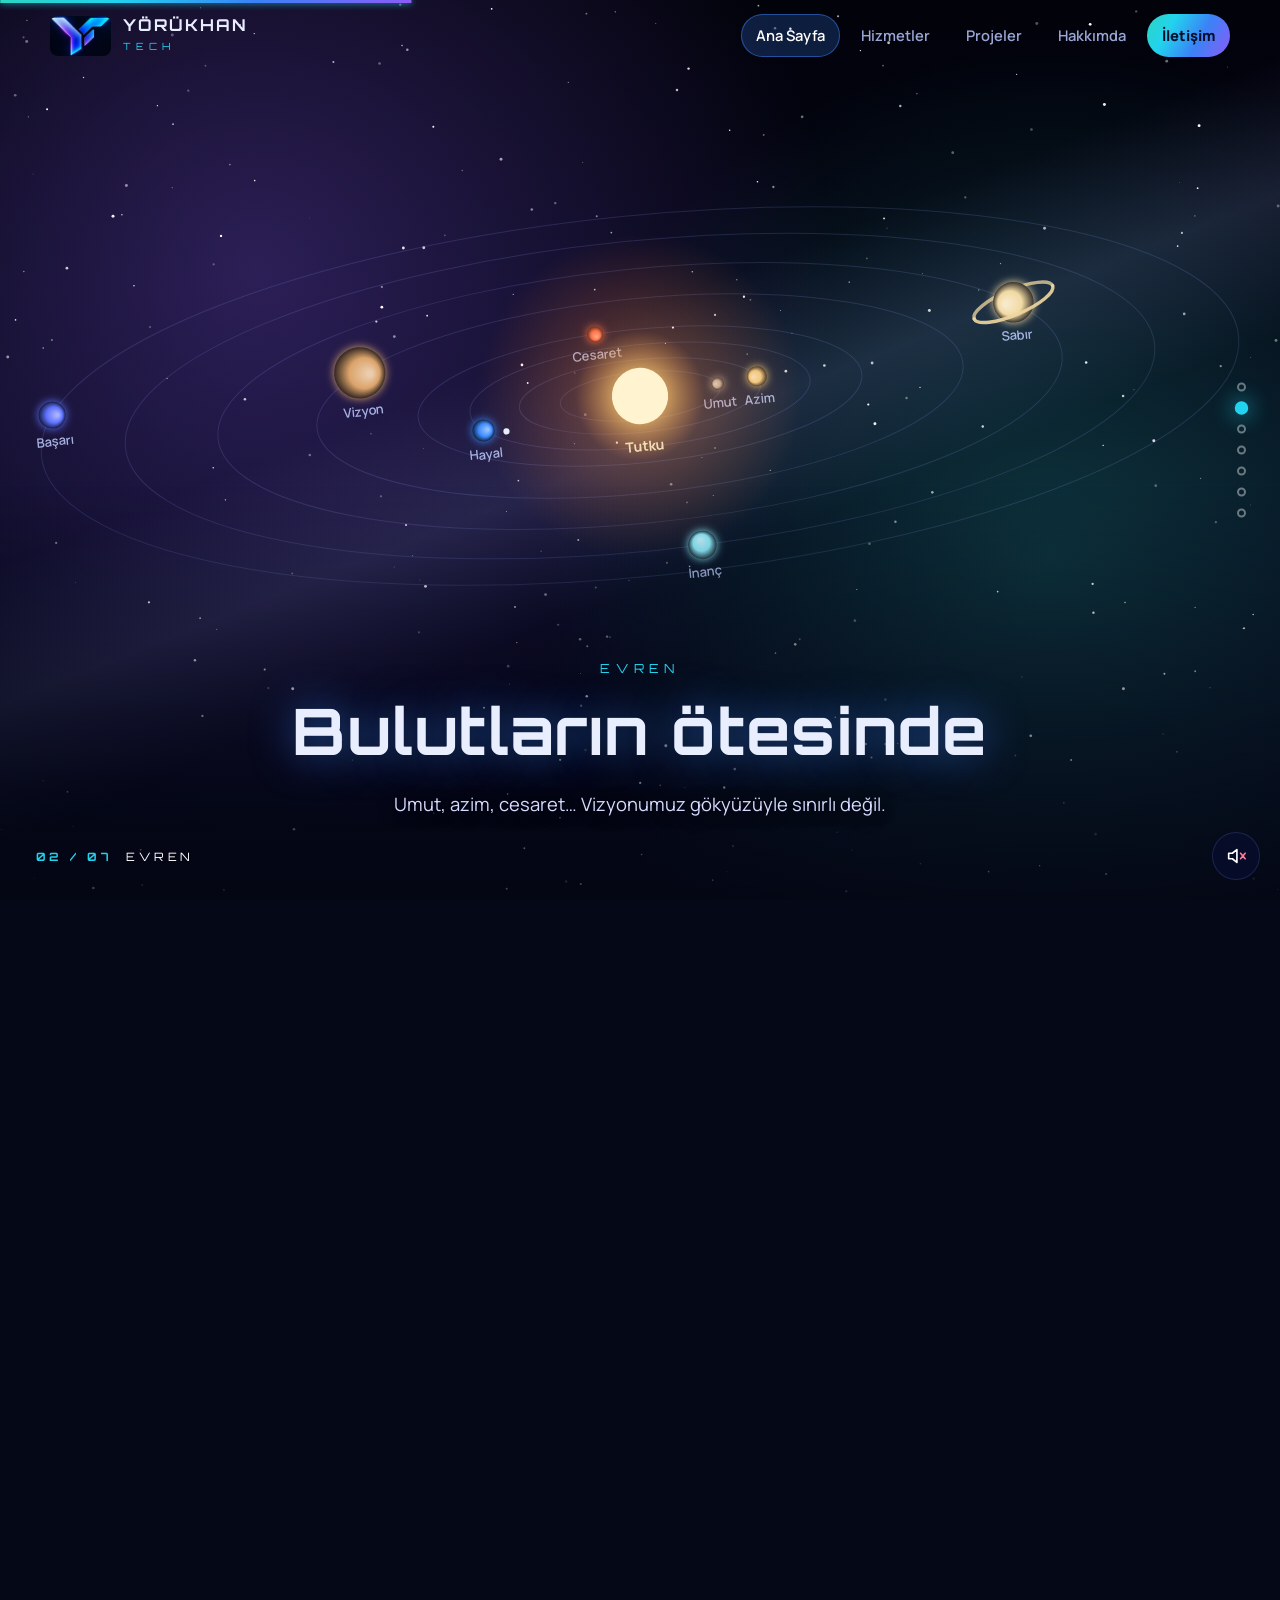
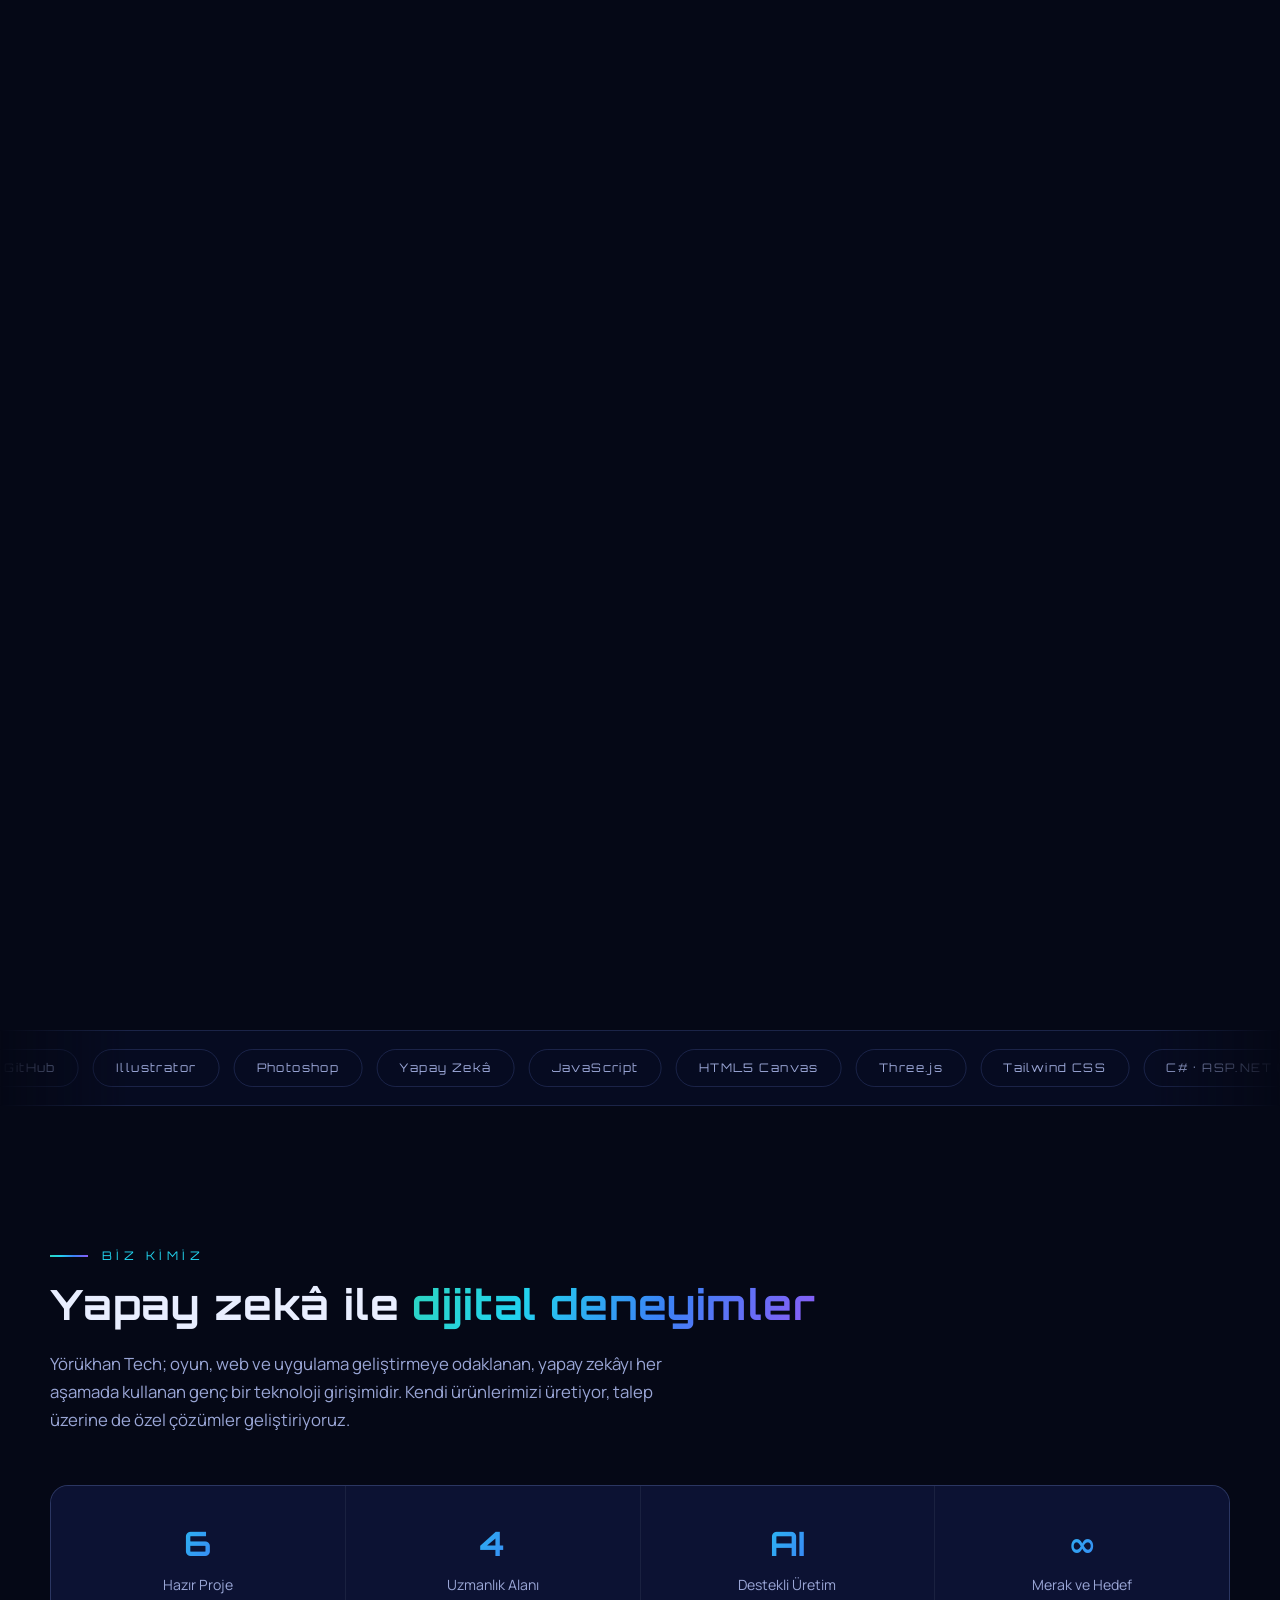
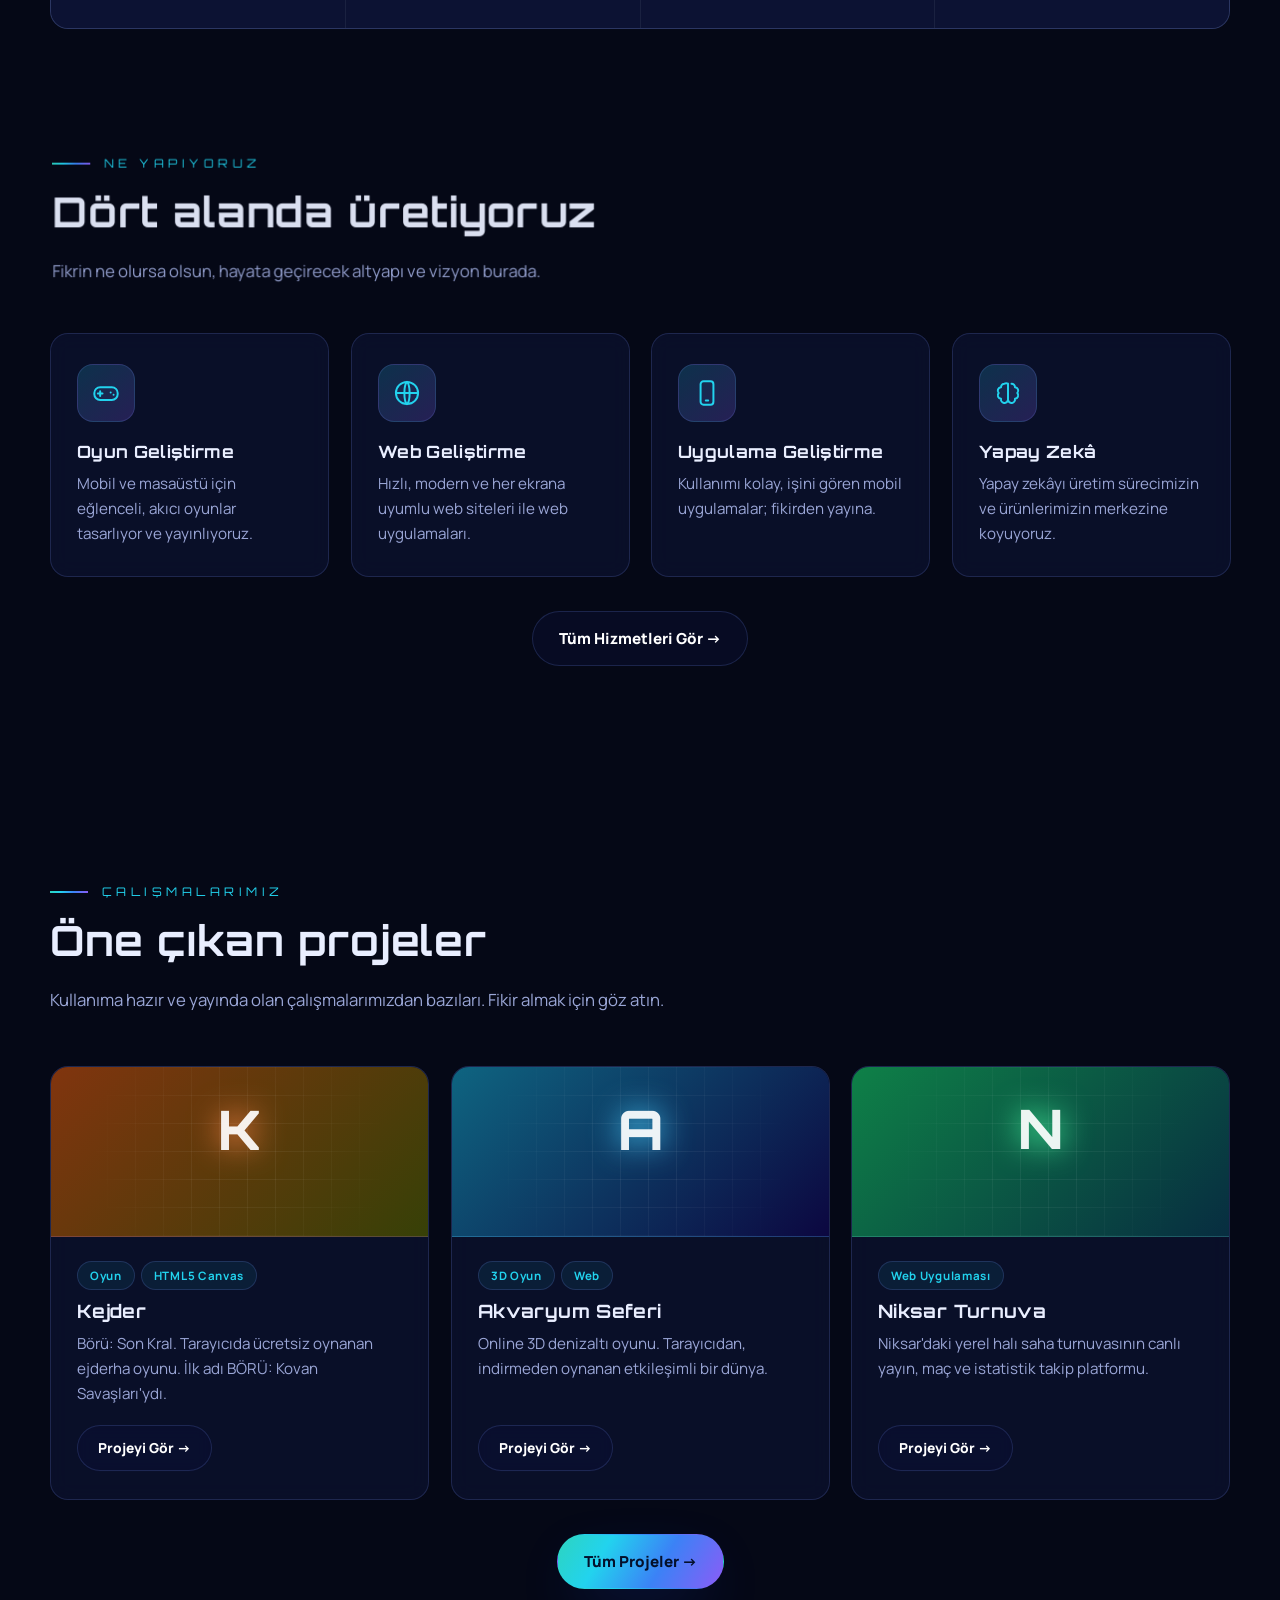
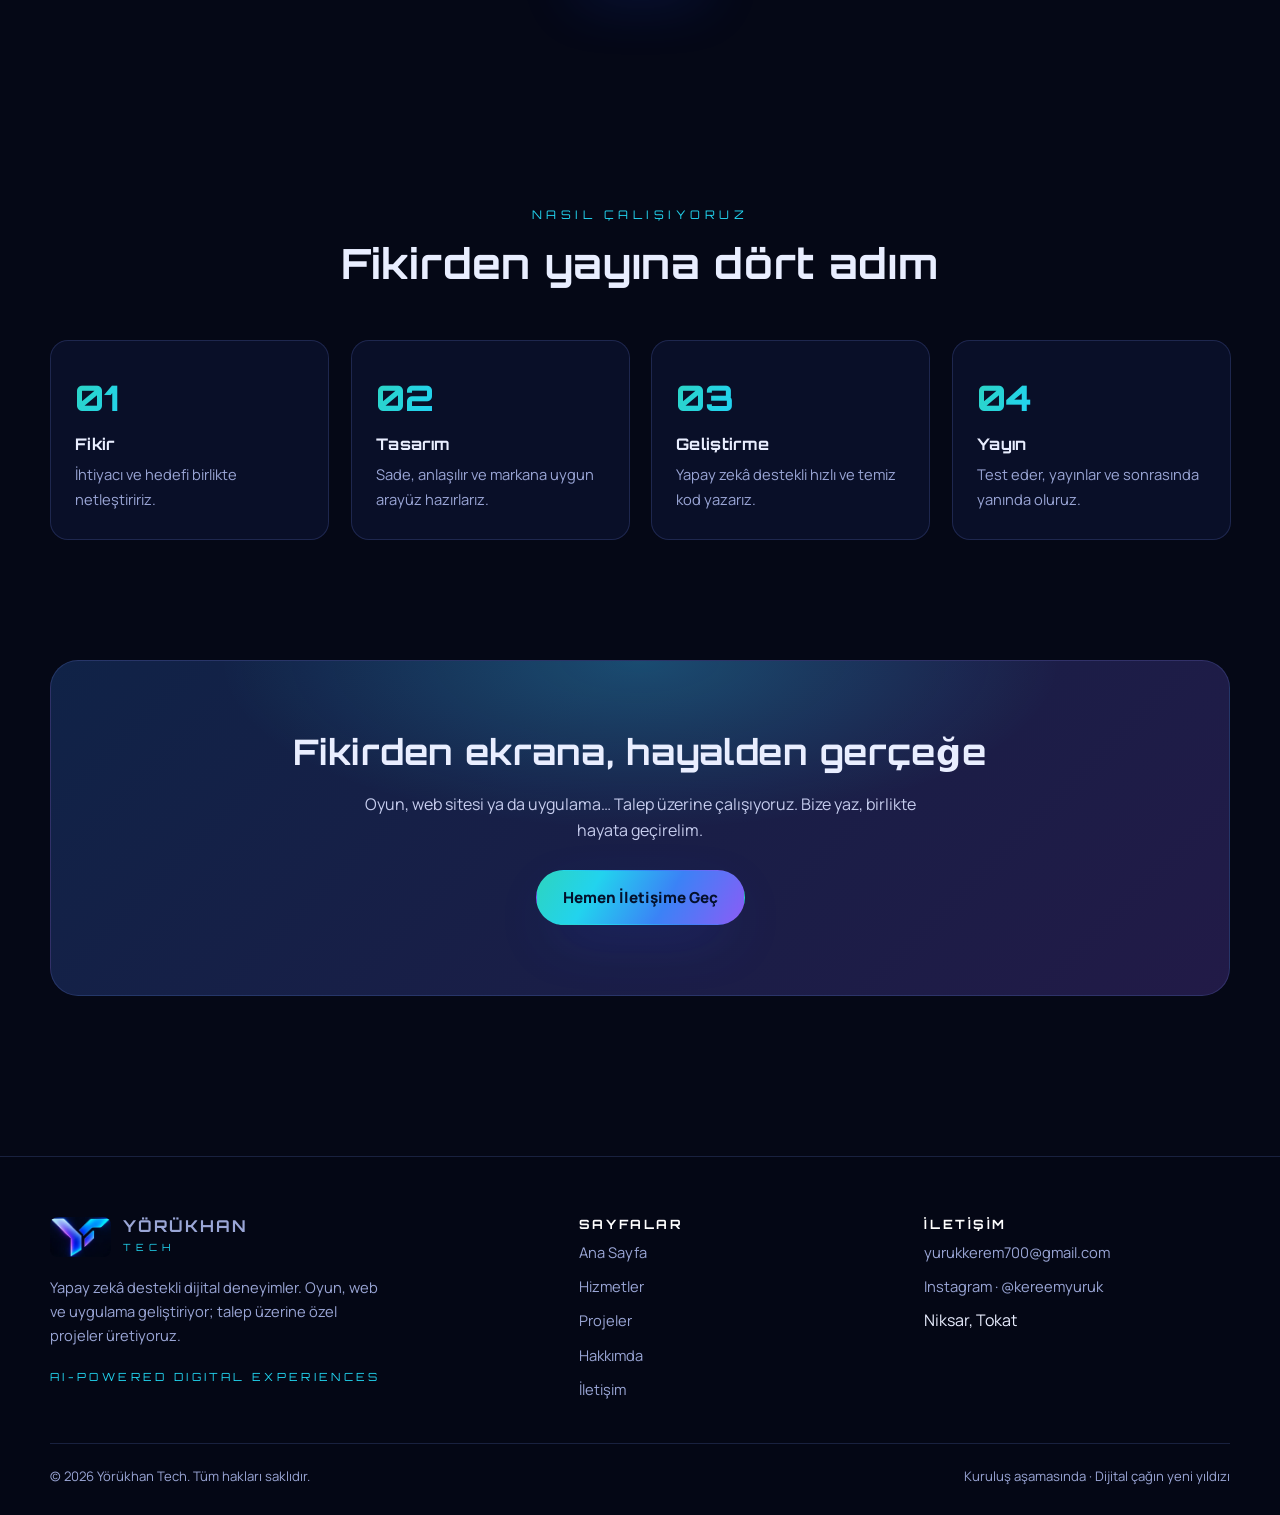
<file: index.html>
<!doctype html>
<html lang="tr">
<head>
<meta charset="utf-8">
<meta name="viewport" content="width=device-width, initial-scale=1">
<title>Yörükhan Tech — Yapay Zekâ Destekli Dijital Deneyimler</title>
<meta name="description" content="Yörükhan Tech: oyun, web ve uygulama geliştiren, yapay zekâ destekli yeni nesil teknoloji girişimi. Talep üzerine özel projeler.">
<meta name="theme-color" content="#050816">
<meta property="og:title" content="Yörükhan Tech — Yapay Zekâ Destekli Dijital Deneyimler">
<meta property="og:description" content="Yörükhan Tech: oyun, web ve uygulama geliştiren, yapay zekâ destekli yeni nesil teknoloji girişimi. Talep üzerine özel projeler.">
<meta property="og:image" content="assets/kapak.webp">
<link rel="icon" type="image/png" href="assets/favicon.png">
<link rel="preconnect" href="https://fonts.googleapis.com">
<link rel="preconnect" href="https://fonts.gstatic.com" crossorigin>
<link href="https://fonts.googleapis.com/css2?family=Manrope:wght@400;500;700;800&family=Orbitron:wght@500;700;800&display=swap" rel="stylesheet">
<link rel="stylesheet" href="css/style.css">
<script>(function(r){if(matchMedia("(prefers-reduced-motion: reduce)").matches)return;r.classList.add("fx");if(!matchMedia("(min-width:1025px) and (hover:hover) and (pointer:fine)").matches)r.classList.add("fx-m")})(document.documentElement)</script>
</head>
<body data-page="home">

<main>
<section class="hero" id="hero" aria-label="Yörükhan Tech kapak">
 <div class="hero-pin">
  <div class="hero-layer" role="img" aria-label="Yörükhan Tech — Yapay zekâ destekli dijital deneyimler. Oyun, web, uygulama ve yapay zekâ."></div>
  <div class="scene" aria-hidden="true">
    <div class="sl sl-sky"></div><div class="sl sl-land"></div><div class="sl sl-rocks"></div>
    <div class="sun-glow"></div>
    <svg class="orbits" viewBox="0 0 800 520" preserveAspectRatio="xMaxYMin slice"><path d="M-20 360 C 200 120 520 60 820 150"/><path d="M60 470 C 300 210 560 150 830 260"/><path d="M150 520 C 380 330 620 280 840 380"/></svg>
    <span class="shoot s1"></span><span class="shoot s2"></span><span class="shoot s3"></span>
    <div class="darken"></div><div class="vignette"></div>
  </div>
  <div class="hero-orb o1"></div><div class="hero-orb o2"></div>
  <h1 class="sr-only">Yörükhan Tech — Yapay Zekâ Destekli Dijital Deneyimler</h1>
  <div class="container hero-body">
    <span class="hero-badge">KURULUŞ AŞAMASINDA · ÇOK YAKINDA</span>
    <div class="hero-actions">
      <a class="btn btn-primary" href="projeler.html">Projelerimizi Keşfet →</a>
      <a class="btn btn-ghost" href="iletisim.html">Proje Talep Et</a>
    </div>
    <div class="scroll-hint" aria-hidden="true"></div>
  </div>
 </div>
</section>

<section class="section" style="padding:10px 0 40px"><div class="marquee" aria-label="Kullandığımız teknolojiler"><div class="marquee-track"><span>JavaScript</span><span>HTML5 Canvas</span><span>Three.js</span><span>Tailwind CSS</span><span>C# · ASP.NET Core</span><span>PostgreSQL</span><span>Supabase</span><span>Vercel</span><span>GitHub</span><span>Illustrator</span><span>Photoshop</span><span>Yapay Zekâ</span><span>JavaScript</span><span>HTML5 Canvas</span><span>Three.js</span><span>Tailwind CSS</span><span>C# · ASP.NET Core</span><span>PostgreSQL</span><span>Supabase</span><span>Vercel</span><span>GitHub</span><span>Illustrator</span><span>Photoshop</span><span>Yapay Zekâ</span></div></div></section>

<section class="section" id="hakkinda">
  <div class="container">
    <div class="section-head reveal">
      <div class="eyebrow">Biz Kimiz</div>
      <h2 class="section-title">Yapay zekâ ile <span class="grad-text">dijital deneyimler</span></h2>
      <p class="section-lead">Yörükhan Tech; oyun, web ve uygulama geliştirmeye odaklanan, yapay zekâyı her aşamada kullanan genç bir teknoloji girişimidir. Kendi ürünlerimizi üretiyor, talep üzerine de özel çözümler geliştiriyoruz.</p>
    </div>
    <div class="stats reveal">
      <div class="stat"><b class="grad-text" id="project-count">7</b><span>Hazır Proje</span></div>
      <div class="stat"><b class="grad-text">4</b><span>Uzmanlık Alanı</span></div>
      <div class="stat"><b class="grad-text">AI</b><span>Destekli Üretim</span></div>
      <div class="stat"><b class="grad-text">∞</b><span>Merak ve Hedef</span></div>
    </div>
  </div>
</section>

<section class="section" style="padding-top:20px">
  <div class="container">
    <div class="section-head reveal"><div class="eyebrow">Ne Yapıyoruz</div><h2 class="section-title">Dört alanda üretiyoruz</h2>
    <p class="section-lead">Fikrin ne olursa olsun, hayata geçirecek altyapı ve vizyon burada.</p></div>
    <div class="grid grid-4">
<article class="card reveal"><div class="icon"><svg viewBox="0 0 24 24"><rect x="2" y="7" width="20" height="11" rx="5"/><path d="M7 10.5v4M5 12.5h4M16 11.5h.01M18.5 13.5h.01"/></svg></div><h3>Oyun Geliştirme</h3><p>Mobil ve masaüstü için eğlenceli, akıcı oyunlar tasarlıyor ve yayınlıyoruz.</p></article>
<article class="card reveal d1"><div class="icon"><svg viewBox="0 0 24 24"><circle cx="12" cy="12" r="9.5"/><path d="M2.5 12h19M12 2.5c3 3 3 16.5 0 19M12 2.5c-3 3-3 16.5 0 19"/></svg></div><h3>Web Geliştirme</h3><p>Hızlı, modern ve her ekrana uyumlu web siteleri ile web uygulamaları.</p></article>
<article class="card reveal d2"><div class="icon"><svg viewBox="0 0 24 24"><rect x="6.5" y="2" width="11" height="20" rx="2.5"/><path d="M11 18.5h2"/></svg></div><h3>Uygulama Geliştirme</h3><p>Kullanımı kolay, işini gören mobil uygulamalar; fikirden yayına.</p></article>
<article class="card reveal d3"><div class="icon"><svg viewBox="0 0 24 24"><path d="M9 4a3 3 0 0 0-3 3 3 3 0 0 0-2 5 3 3 0 0 0 2 5 3 3 0 0 0 6 1V4a3 3 0 0 0-3 0zM15 4a3 3 0 0 1 3 3 3 3 0 0 1 2 5 3 3 0 0 1-2 5 3 3 0 0 1-6 1"/></svg></div><h3>Yapay Zekâ</h3><p>Yapay zekâyı üretim sürecimizin ve ürünlerimizin merkezine koyuyoruz.</p></article>
</div>
    <p class="center reveal" style="margin-top:34px"><a class="btn btn-ghost" href="hizmetler.html">Tüm Hizmetleri Gör →</a></p>
  </div>
</section>

<section class="section">
  <div class="container">
    <div class="section-head reveal"><div class="eyebrow">Çalışmalarımız</div><h2 class="section-title">Öne çıkan projeler</h2>
    <p class="section-lead">Kullanıma hazır ve yayında olan çalışmalarımızdan bazıları. Fikir almak için göz atın.</p></div>
    <div class="grid grid-3" id="featured-grid"></div>
    <p class="center reveal" style="margin-top:34px"><a class="btn btn-primary" href="projeler.html">Tüm Projeler →</a></p>
  </div>
</section>

<section class="section">
  <div class="container">
    <div class="section-head center reveal"><div class="eyebrow">Nasıl Çalışıyoruz</div><h2 class="section-title">Fikirden yayına dört adım</h2></div>
    <div class="steps">
      <div class="step reveal"><h3>Fikir</h3><p>İhtiyacı ve hedefi birlikte netleştiririz.</p></div>
      <div class="step reveal d1"><h3>Tasarım</h3><p>Sade, anlaşılır ve markana uygun arayüz hazırlarız.</p></div>
      <div class="step reveal d2"><h3>Geliştirme</h3><p>Yapay zekâ destekli hızlı ve temiz kod yazarız.</p></div>
      <div class="step reveal d3"><h3>Yayın</h3><p>Test eder, yayınlar ve sonrasında yanında oluruz.</p></div>
    </div>
  </div>
</section>

<section class="section" style="padding-top:20px">
  <div class="container">
    <div class="cta-band reveal">
      <h2>Fikirden ekrana, hayalden gerçeğe</h2>
      <p>Oyun, web sitesi ya da uygulama… Talep üzerine çalışıyoruz. Bize yaz, birlikte hayata geçirelim.</p>
      <a class="btn btn-primary" href="iletisim.html">Hemen İletişime Geç</a>
    </div>
  </div>
</section>
</main>
<script src="js/data.js"></script>
<script src="js/main.js"></script>
<script src="js/ambient.js"></script>
<script src="js/hero-scenes.js"></script>
<script src="js/scroll-fx.js"></script>
</body>
</html>
</file>
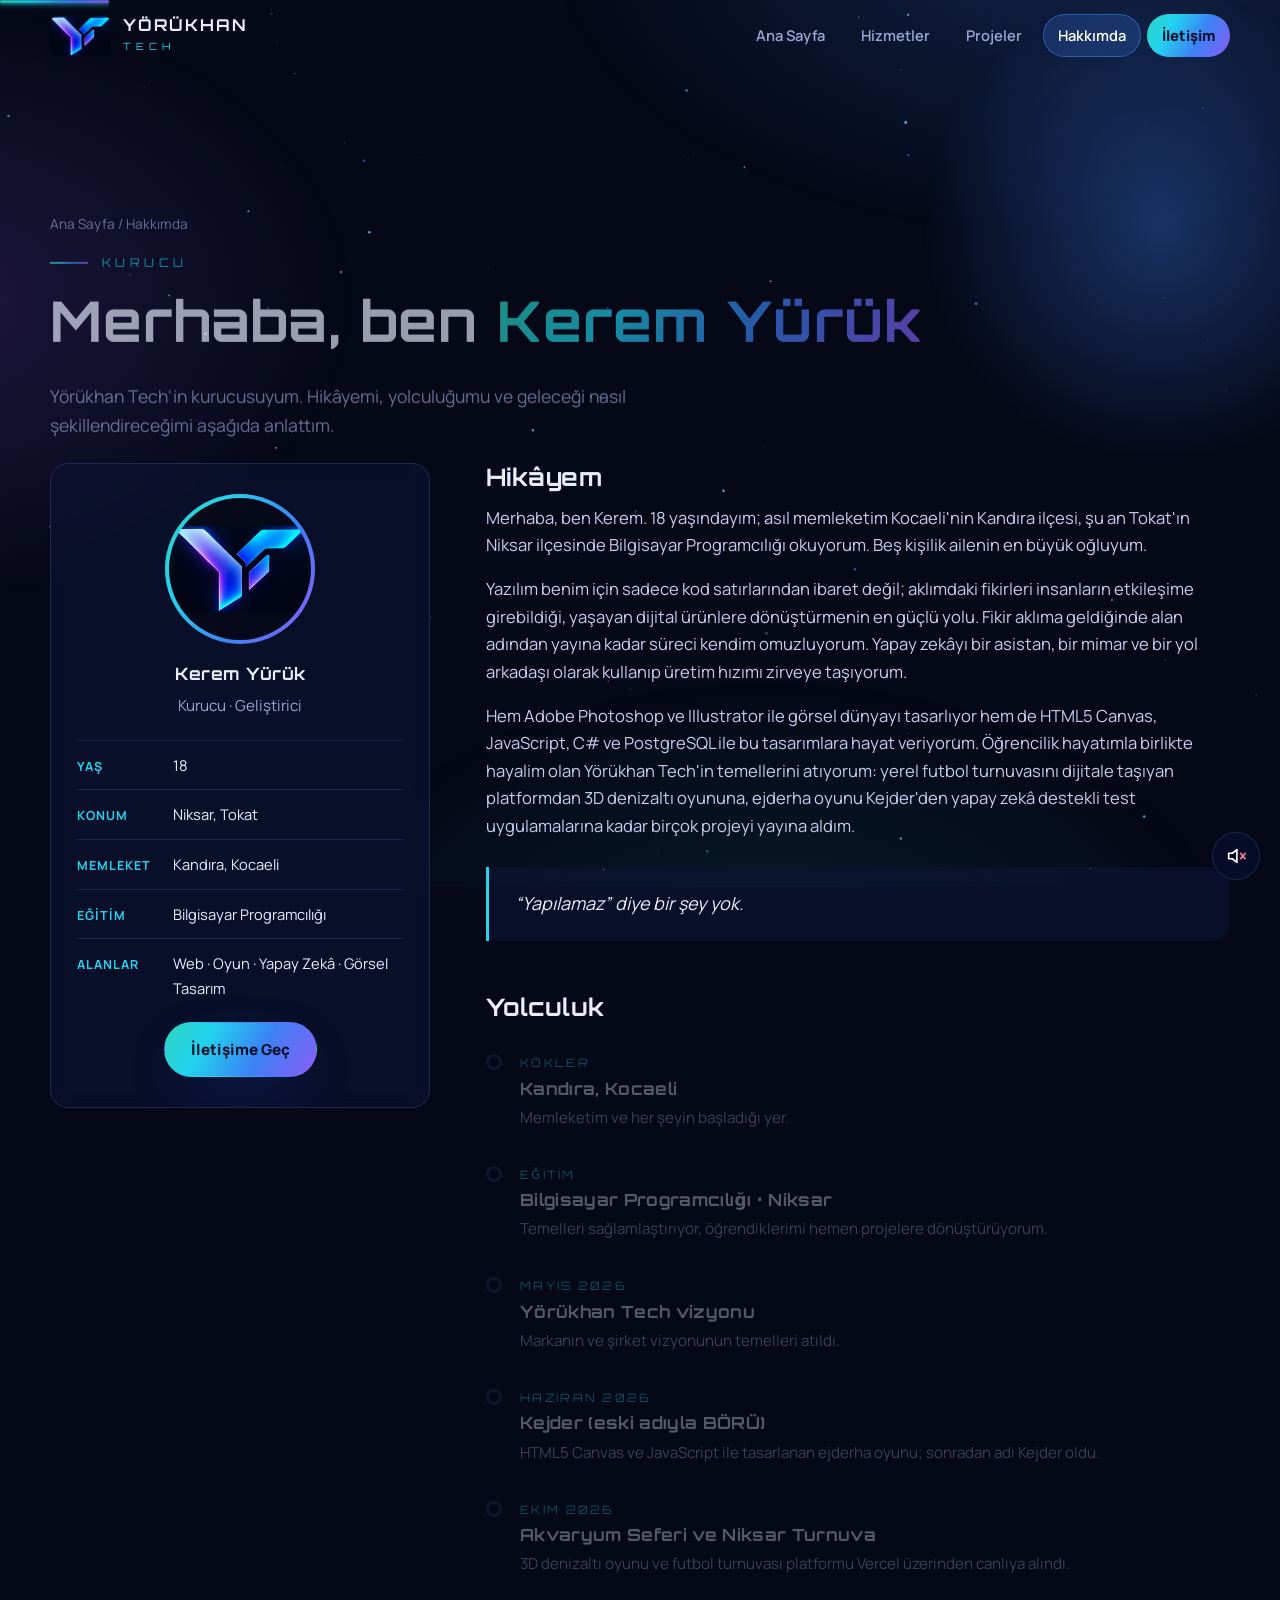
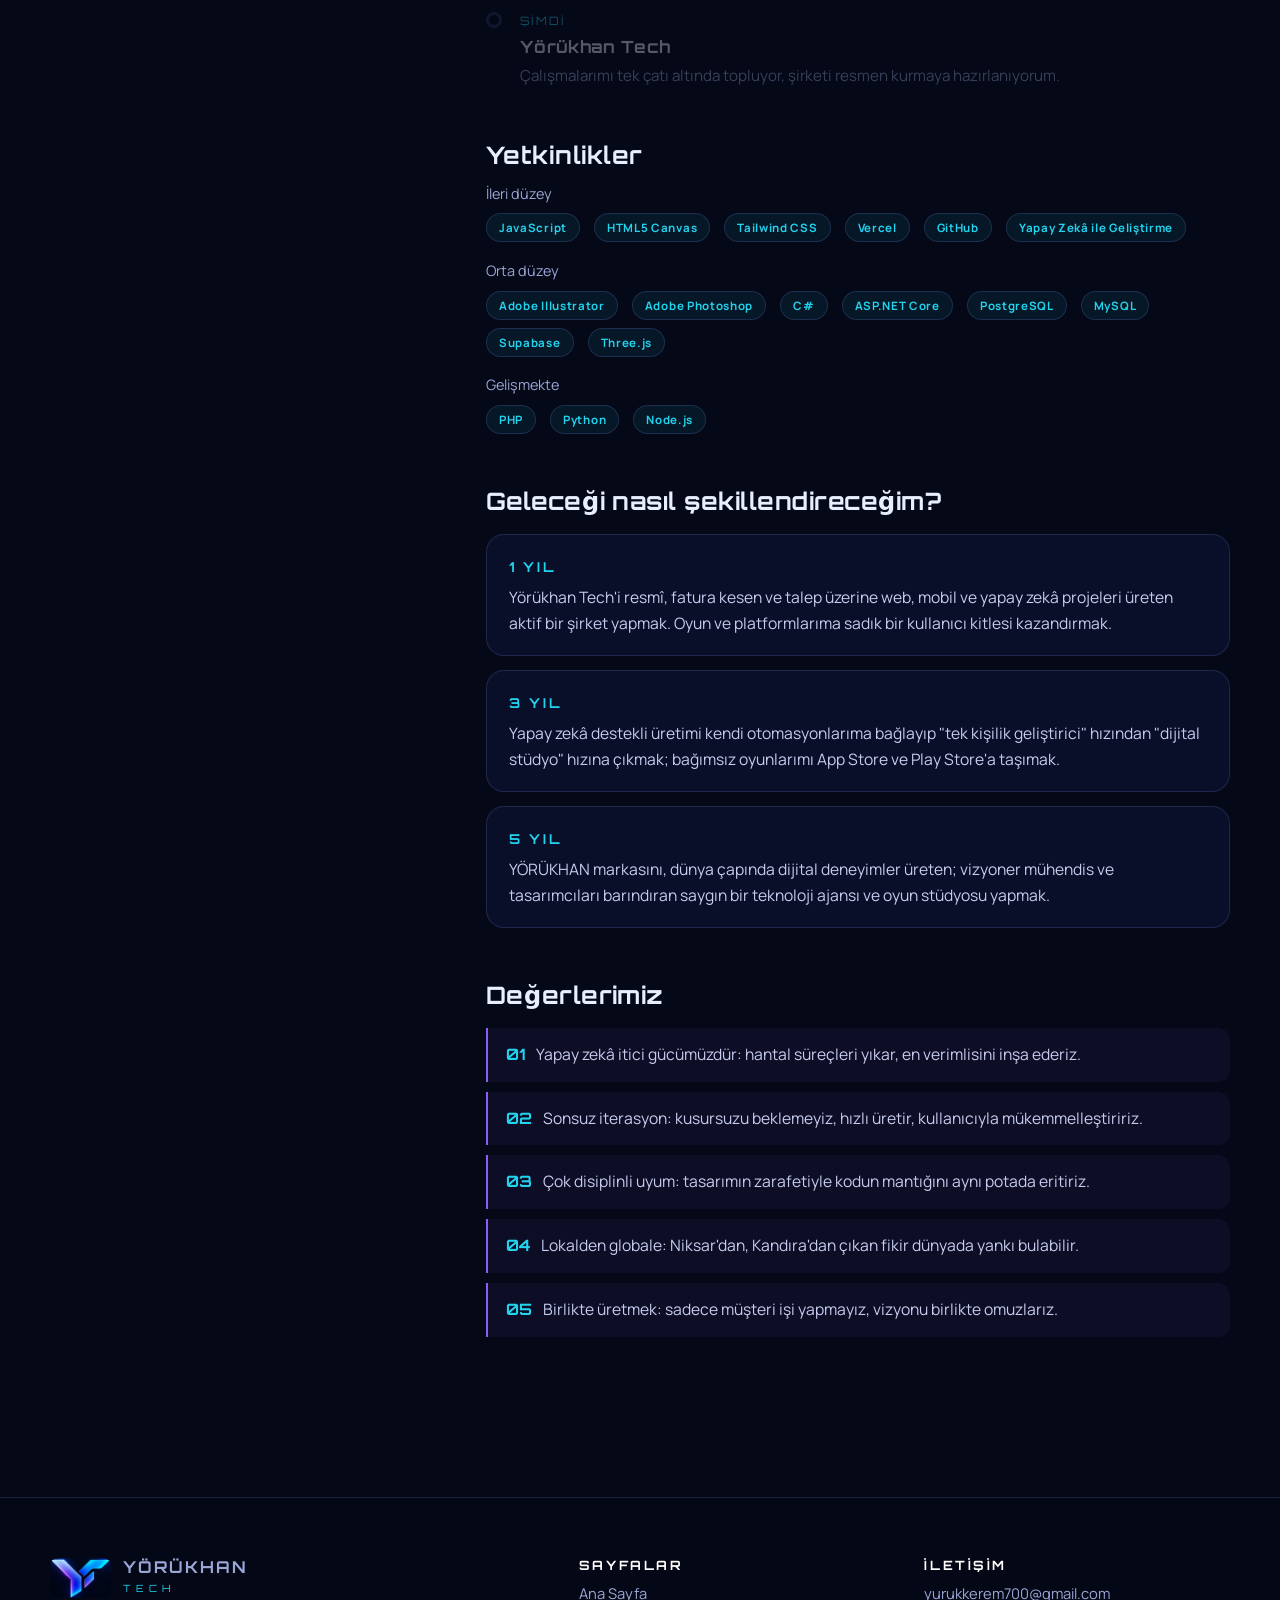
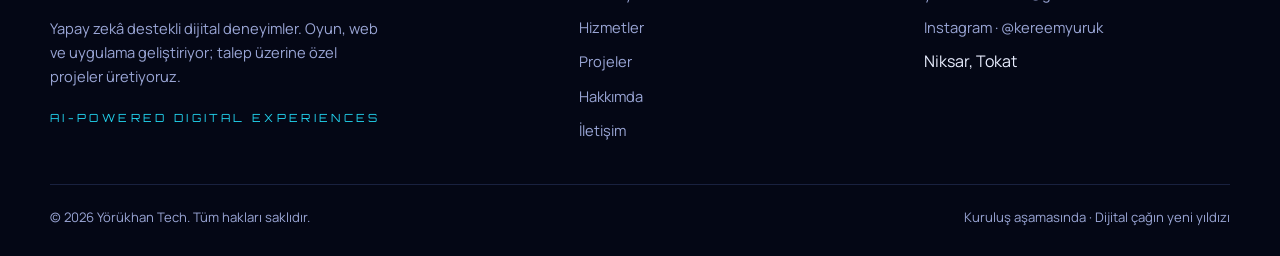
<file: hakkimda.html>
<!doctype html>
<html lang="tr">
<head>
<meta charset="utf-8">
<meta name="viewport" content="width=device-width, initial-scale=1">
<title>Hakkımda — Kerem Yürük | Yörükhan Tech</title>
<meta name="description" content="Yörükhan Tech kurucusu Kerem Yürük: 18 yaşında, Niksar'da bilgisayar programcılığı öğrencisi, oyun-web-uygulama geliştiricisi.">
<meta name="theme-color" content="#050816">
<meta property="og:title" content="Hakkımda — Kerem Yürük | Yörükhan Tech">
<meta property="og:description" content="Yörükhan Tech kurucusu Kerem Yürük: 18 yaşında, Niksar'da bilgisayar programcılığı öğrencisi, oyun-web-uygulama geliştiricisi.">
<meta property="og:image" content="assets/kapak.webp">
<link rel="icon" type="image/png" href="assets/favicon.png">
<link rel="preconnect" href="https://fonts.googleapis.com">
<link rel="preconnect" href="https://fonts.gstatic.com" crossorigin>
<link href="https://fonts.googleapis.com/css2?family=Manrope:wght@400;500;700;800&family=Orbitron:wght@500;700;800&display=swap" rel="stylesheet">
<link rel="stylesheet" href="css/style.css">
<script>(function(r){if(matchMedia("(prefers-reduced-motion: reduce)").matches)return;r.classList.add("fx");if(!matchMedia("(min-width:1025px) and (hover:hover) and (pointer:fine)").matches)r.classList.add("fx-m")})(document.documentElement)</script>
</head>
<body data-page="about">

<main>
<section class="page-hero"><div class="container">
  <div class="crumbs"><a href="index.html">Ana Sayfa</a> / Hakkımda</div>
  <div class="eyebrow">Kurucu</div>
  <h1>Merhaba, ben <span class="grad-text">Kerem Yürük</span></h1>
  <p>Yörükhan Tech'in kurucusuyum. Hikâyemi, yolculuğumu ve geleceği nasıl şekillendireceğimi aşağıda anlattım.</p>
</div></section>

<section class="section" style="padding-top:10px"><div class="container about-grid">
  <aside class="card profile-card reveal">
    <div class="avatar"><div role="img" aria-label="Yörükhan Tech logosu"></div></div>
    <h3>Kerem Yürük</h3><p>Kurucu · Geliştirici</p>
    <div class="facts">
      <div class="fact"><b>Yaş</b><span>18</span></div>
      <div class="fact"><b>Konum</b><span>Niksar, Tokat</span></div>
      <div class="fact"><b>Memleket</b><span>Kandıra, Kocaeli</span></div>
      <div class="fact"><b>Eğitim</b><span>Bilgisayar Programcılığı</span></div>
      <div class="fact"><b>Alanlar</b><span>Web · Oyun · Yapay Zekâ · Görsel Tasarım</span></div>
    </div>
    <p style="margin-top:22px"><a class="btn btn-primary" href="iletisim.html">İletişime Geç</a></p>
  </aside>

  <div class="prose reveal">
    <h2>Hikâyem</h2>
    <p>Merhaba, ben Kerem. 18 yaşındayım; asıl memleketim Kocaeli'nin Kandıra ilçesi, şu an Tokat'ın Niksar ilçesinde Bilgisayar Programcılığı okuyorum. Beş kişilik ailenin en büyük oğluyum.</p>
    <p>Yazılım benim için sadece kod satırlarından ibaret değil; aklımdaki fikirleri insanların etkileşime girebildiği, yaşayan dijital ürünlere dönüştürmenin en güçlü yolu. Fikir aklıma geldiğinde alan adından yayına kadar süreci kendim omuzluyorum. Yapay zekâyı bir asistan, bir mimar ve bir yol arkadaşı olarak kullanıp üretim hızımı zirveye taşıyorum.</p>
    <p>Hem Adobe Photoshop ve Illustrator ile görsel dünyayı tasarlıyor hem de HTML5 Canvas, JavaScript, C# ve PostgreSQL ile bu tasarımlara hayat veriyorum. Öğrencilik hayatımla birlikte hayalim olan Yörükhan Tech'in temellerini atıyorum: yerel futbol turnuvasını dijitale taşıyan platformdan 3D denizaltı oyununa, ejderha oyunu Kejder'den yapay zekâ destekli test uygulamalarına kadar birçok projeyi yayına aldım.</p>
    <div class="quote">“Yapılamaz” diye bir şey yok.</div>

    <h2>Yolculuk</h2>
    <div class="timeline">
      <div class="tl-item"><small>KÖKLER</small><h3>Kandıra, Kocaeli</h3><p>Memleketim ve her şeyin başladığı yer.</p></div>
      <div class="tl-item"><small>EĞİTİM</small><h3>Bilgisayar Programcılığı · Niksar</h3><p>Temelleri sağlamlaştırıyor, öğrendiklerimi hemen projelere dönüştürüyorum.</p></div>
      <div class="tl-item"><small>MAYIS 2026</small><h3>Yörükhan Tech vizyonu</h3><p>Markanın ve şirket vizyonunun temelleri atıldı.</p></div>
      <div class="tl-item"><small>HAZİRAN 2026</small><h3>Kejder (eski adıyla BÖRÜ)</h3><p>HTML5 Canvas ve JavaScript ile tasarlanan ejderha oyunu; sonradan adı Kejder oldu.</p></div>
      <div class="tl-item"><small>EKİM 2026</small><h3>Akvaryum Seferi ve Niksar Turnuva</h3><p>3D denizaltı oyunu ve futbol turnuvası platformu Vercel üzerinden canlıya alındı.</p></div>
      <div class="tl-item"><small>ŞİMDİ</small><h3>Yörükhan Tech</h3><p>Çalışmalarımı tek çatı altında topluyor, şirketi resmen kurmaya hazırlanıyorum.</p></div>
    </div>

    <h2>Yetkinlikler</h2>
    <p style="margin-bottom:8px;color:var(--muted);font-size:.9rem">İleri düzey</p>
    <p style="display:flex;flex-wrap:wrap;gap:8px"><span class="tag">JavaScript</span><span class="tag">HTML5 Canvas</span><span class="tag">Tailwind CSS</span><span class="tag">Vercel</span><span class="tag">GitHub</span><span class="tag">Yapay Zekâ ile Geliştirme</span></p>
    <p style="margin-bottom:8px;color:var(--muted);font-size:.9rem">Orta düzey</p>
    <p style="display:flex;flex-wrap:wrap;gap:8px"><span class="tag">Adobe Illustrator</span><span class="tag">Adobe Photoshop</span><span class="tag">C#</span><span class="tag">ASP.NET Core</span><span class="tag">PostgreSQL</span><span class="tag">MySQL</span><span class="tag">Supabase</span><span class="tag">Three.js</span></p>
    <p style="margin-bottom:8px;color:var(--muted);font-size:.9rem">Gelişmekte</p>
    <p style="display:flex;flex-wrap:wrap;gap:8px"><span class="tag">PHP</span><span class="tag">Python</span><span class="tag">Node.js</span></p>

    <h2>Geleceği nasıl şekillendireceğim?</h2>
    <div class="goals">
      <div class="goal"><b>1 YIL</b><p>Yörükhan Tech'i resmî, fatura kesen ve talep üzerine web, mobil ve yapay zekâ projeleri üreten aktif bir şirket yapmak. Oyun ve platformlarıma sadık bir kullanıcı kitlesi kazandırmak.</p></div>
      <div class="goal"><b>3 YIL</b><p>Yapay zekâ destekli üretimi kendi otomasyonlarıma bağlayıp "tek kişilik geliştirici" hızından "dijital stüdyo" hızına çıkmak; bağımsız oyunlarımı App Store ve Play Store'a taşımak.</p></div>
      <div class="goal"><b>5 YIL</b><p>YÖRÜKHAN markasını, dünya çapında dijital deneyimler üreten; vizyoner mühendis ve tasarımcıları barındıran saygın bir teknoloji ajansı ve oyun stüdyosu yapmak.</p></div>
    </div>

    <h2>Değerlerimiz</h2>
    <div class="values">
      <div><b>01</b> Yapay zekâ itici gücümüzdür: hantal süreçleri yıkar, en verimlisini inşa ederiz.</div>
      <div><b>02</b> Sonsuz iterasyon: kusursuzu beklemeyiz, hızlı üretir, kullanıcıyla mükemmelleştiririz.</div>
      <div><b>03</b> Çok disiplinli uyum: tasarımın zarafetiyle kodun mantığını aynı potada eritiriz.</div>
      <div><b>04</b> Lokalden globale: Niksar'dan, Kandıra'dan çıkan fikir dünyada yankı bulabilir.</div>
      <div><b>05</b> Birlikte üretmek: sadece müşteri işi yapmayız, vizyonu birlikte omuzlarız.</div>
    </div>
  </div></section>
</main>
<script src="js/data.js"></script>
<script src="js/main.js"></script>
<script src="js/ambient.js"></script>
<script src="js/scroll-fx.js"></script>
</body>
</html>
</file>
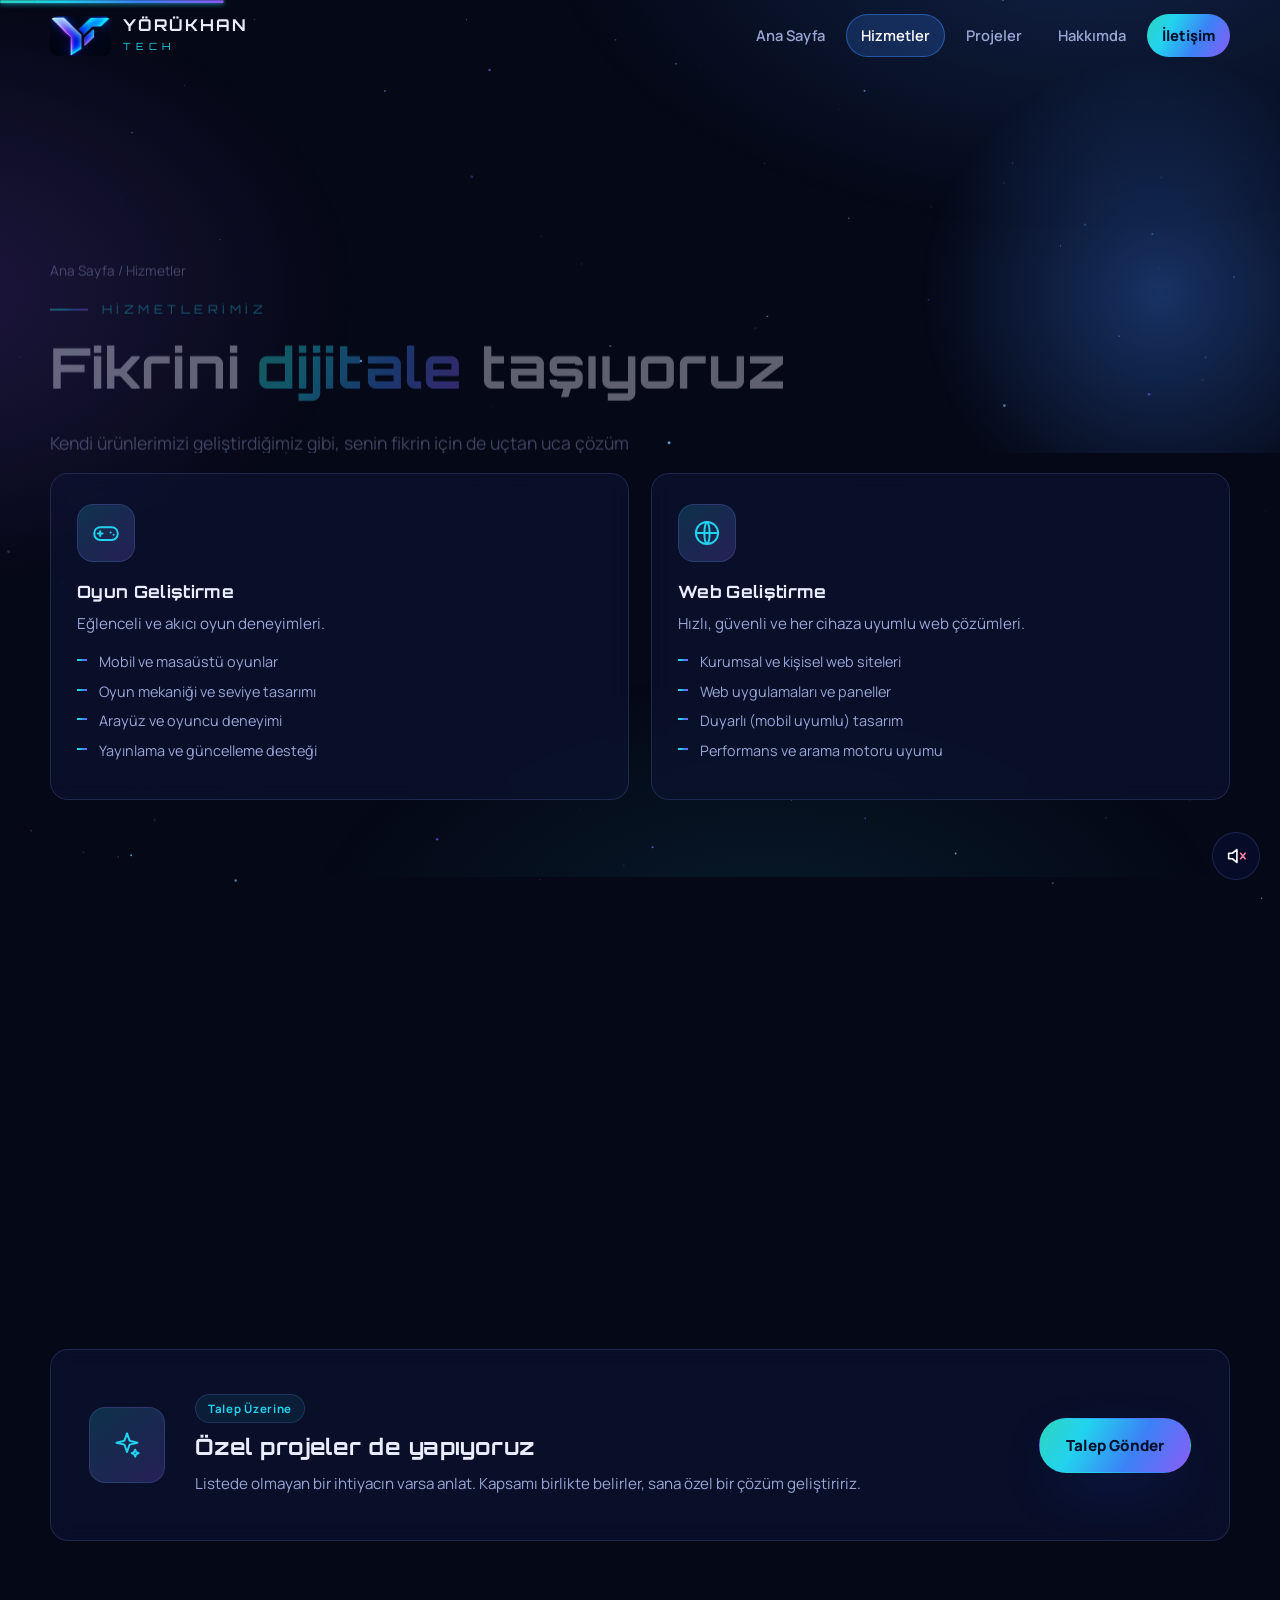
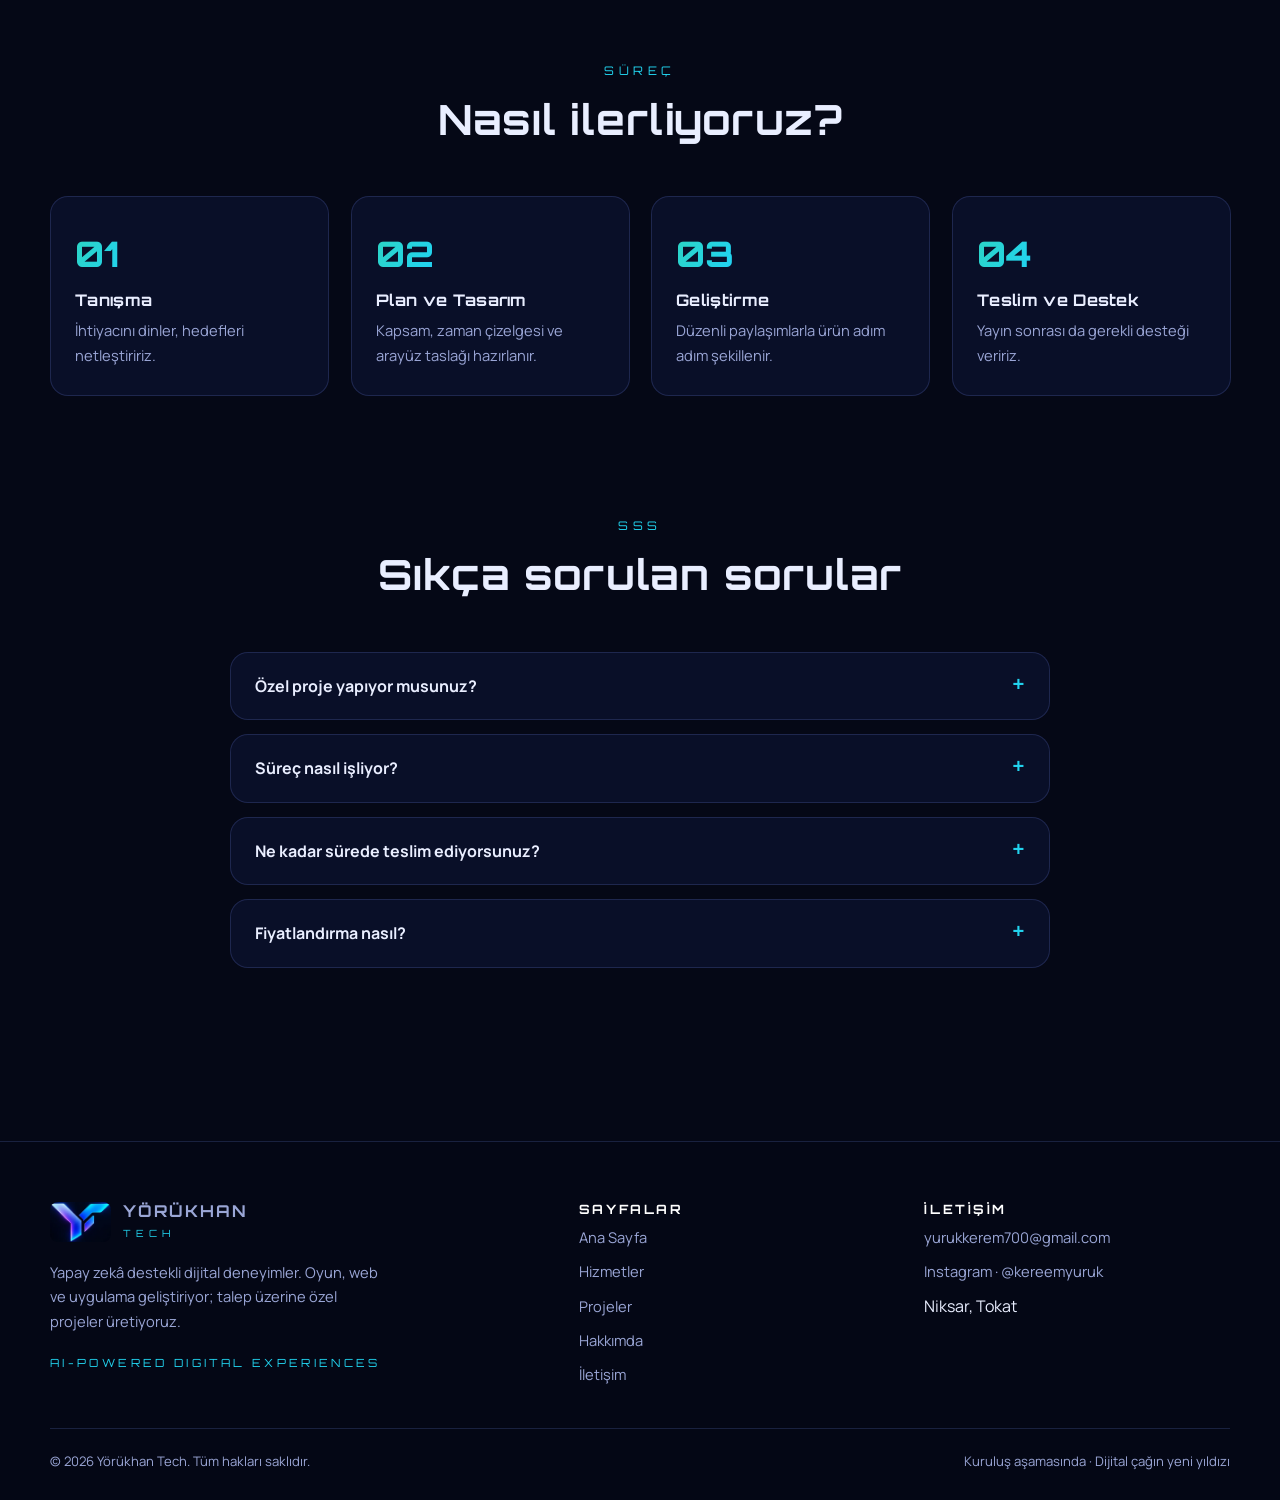
<file: hizmetler.html>
<!doctype html>
<html lang="tr">
<head>
<meta charset="utf-8">
<meta name="viewport" content="width=device-width, initial-scale=1">
<title>Hizmetler — Yörükhan Tech</title>
<meta name="description" content="Oyun, web ve uygulama geliştirme, yapay zekâ çözümleri ve talep üzerine özel projeler.">
<meta name="theme-color" content="#050816">
<meta property="og:title" content="Hizmetler — Yörükhan Tech">
<meta property="og:description" content="Oyun, web ve uygulama geliştirme, yapay zekâ çözümleri ve talep üzerine özel projeler.">
<meta property="og:image" content="assets/kapak.webp">
<link rel="icon" type="image/png" href="assets/favicon.png">
<link rel="preconnect" href="https://fonts.googleapis.com">
<link rel="preconnect" href="https://fonts.gstatic.com" crossorigin>
<link href="https://fonts.googleapis.com/css2?family=Manrope:wght@400;500;700;800&family=Orbitron:wght@500;700;800&display=swap" rel="stylesheet">
<link rel="stylesheet" href="css/style.css">
<script>(function(r){if(matchMedia("(prefers-reduced-motion: reduce)").matches)return;r.classList.add("fx");if(!matchMedia("(min-width:1025px) and (hover:hover) and (pointer:fine)").matches)r.classList.add("fx-m")})(document.documentElement)</script>
</head>
<body data-page="services">

<main>
<section class="page-hero"><div class="container">
  <div class="crumbs"><a href="index.html">Ana Sayfa</a> / Hizmetler</div>
  <div class="eyebrow">Hizmetlerimiz</div>
  <h1>Fikrini <span class="grad-text">dijitale</span> taşıyoruz</h1>
  <p>Kendi ürünlerimizi geliştirdiğimiz gibi, senin fikrin için de uçtan uca çözüm üretiyoruz.</p>
</div></section>

<section class="section" style="padding-top:20px"><div class="container">
  <div class="grid grid-2">
    <article class="card reveal"><div class="icon"><svg viewBox="0 0 24 24"><rect x="2" y="7" width="20" height="11" rx="5"/><path d="M7 10.5v4M5 12.5h4M16 11.5h.01M18.5 13.5h.01"/></svg></div><h3>Oyun Geliştirme</h3>
      <p>Eğlenceli ve akıcı oyun deneyimleri.</p>
      <ul><li>Mobil ve masaüstü oyunlar</li><li>Oyun mekaniği ve seviye tasarımı</li><li>Arayüz ve oyuncu deneyimi</li><li>Yayınlama ve güncelleme desteği</li></ul></article>
    <article class="card reveal d1"><div class="icon"><svg viewBox="0 0 24 24"><circle cx="12" cy="12" r="9.5"/><path d="M2.5 12h19M12 2.5c3 3 3 16.5 0 19M12 2.5c-3 3-3 16.5 0 19"/></svg></div><h3>Web Geliştirme</h3>
      <p>Hızlı, güvenli ve her cihaza uyumlu web çözümleri.</p>
      <ul><li>Kurumsal ve kişisel web siteleri</li><li>Web uygulamaları ve paneller</li><li>Duyarlı (mobil uyumlu) tasarım</li><li>Performans ve arama motoru uyumu</li></ul></article>
    <article class="card reveal"><div class="icon"><svg viewBox="0 0 24 24"><rect x="6.5" y="2" width="11" height="20" rx="2.5"/><path d="M11 18.5h2"/></svg></div><h3>Uygulama Geliştirme</h3>
      <p>Kullanımı kolay, amaca odaklı mobil uygulamalar.</p>
      <ul><li>Android ve iOS uygulamaları</li><li>Kullanıcı dostu arayüz</li><li>Fikirden mağaza yayınına destek</li><li>Bakım ve geliştirme</li></ul></article>
    <article class="card reveal d1"><div class="icon"><svg viewBox="0 0 24 24"><path d="M9 4a3 3 0 0 0-3 3 3 3 0 0 0-2 5 3 3 0 0 0 2 5 3 3 0 0 0 6 1V4a3 3 0 0 0-3 0zM15 4a3 3 0 0 1 3 3 3 3 0 0 1 2 5 3 3 0 0 1-2 5 3 3 0 0 1-6 1"/></svg></div><h3>Yapay Zekâ</h3>
      <p>Yapay zekâyı ürünlere ve iş akışlarına entegre ediyoruz.</p>
      <ul><li>Yapay zekâ destekli özellikler</li><li>Otomasyon ve akıllı asistanlar</li><li>İçerik ve görsel üretim akışları</li><li>Hızlı prototipleme</li></ul></article>
  </div>
</div></section>

<section class="section"><div class="container">
  <div class="card reveal" style="padding:44px 38px;display:grid;grid-template-columns:auto 1fr auto;gap:30px;align-items:center">
    <div class="icon" style="margin:0;width:76px;height:76px"><svg viewBox="0 0 24 24"><path d="M12 2l2.2 6.3L21 10l-6.8 1.7L12 18l-2.2-6.3L3 10l6.8-1.7zM19 16l.9 2.1L22 19l-2.1.9L19 22l-.9-2.1L16 19l2.1-.9z"/></svg></div>
    <div><span class="tag">Talep Üzerine</span><h3 style="font-size:1.4rem;margin-top:10px">Özel projeler de yapıyoruz</h3>
      <p>Listede olmayan bir ihtiyacın varsa anlat. Kapsamı birlikte belirler, sana özel bir çözüm geliştiririz.</p></div>
    <a class="btn btn-primary" href="iletisim.html">Talep Gönder</a>
  </div>
</div></section>

<section class="section" style="padding-top:20px"><div class="container">
  <div class="section-head center reveal"><div class="eyebrow">Süreç</div><h2 class="section-title">Nasıl ilerliyoruz?</h2></div>
  <div class="steps">
    <div class="step reveal"><h3>Tanışma</h3><p>İhtiyacını dinler, hedefleri netleştiririz.</p></div>
    <div class="step reveal d1"><h3>Plan ve Tasarım</h3><p>Kapsam, zaman çizelgesi ve arayüz taslağı hazırlanır.</p></div>
    <div class="step reveal d2"><h3>Geliştirme</h3><p>Düzenli paylaşımlarla ürün adım adım şekillenir.</p></div>
    <div class="step reveal d3"><h3>Teslim ve Destek</h3><p>Yayın sonrası da gerekli desteği veririz.</p></div>
  </div>
</div></section>
<section class="section" style="padding-top:20px"><div class="container" style="max-width:820px">
  <div class="section-head center reveal"><div class="eyebrow">SSS</div><h2 class="section-title">Sıkça sorulan sorular</h2></div>
  <div class="faq reveal">
    <details><summary>Özel proje yapıyor musunuz?</summary><p>Evet. Web sitesi, mobil uygulama, oyun ya da yapay zekâ destekli çözüm; talep üzerine çalışıyoruz. İletişim sayfasından ihtiyacını yazman yeterli.</p></details>
    <details><summary>Süreç nasıl işliyor?</summary><p>Önce ihtiyacı birlikte netleştiriyoruz, sonra tasarım ve geliştirme adımlarını paylaşarak ilerliyoruz. Yayından sonra da destek veriyoruz.</p></details>
    <details><summary>Ne kadar sürede teslim ediyorsunuz?</summary><p>Yapay zekâ destekli hızlı prototipleme sayesinde fikirler kısa sürede canlıya çıkar. Net süre, projenin kapsamına göre birlikte belirlenir.</p></details>
    <details><summary>Fiyatlandırma nasıl?</summary><p>Fiyat projenin kapsamına bağlıdır. Talebini ilettikten sonra sana özel bir teklif hazırlıyoruz.</p></details>
  </div>
</div></section>
</main>
<script src="js/data.js"></script>
<script src="js/main.js"></script>
<script src="js/ambient.js"></script>
<script src="js/scroll-fx.js"></script>
</body>
</html>
</file>
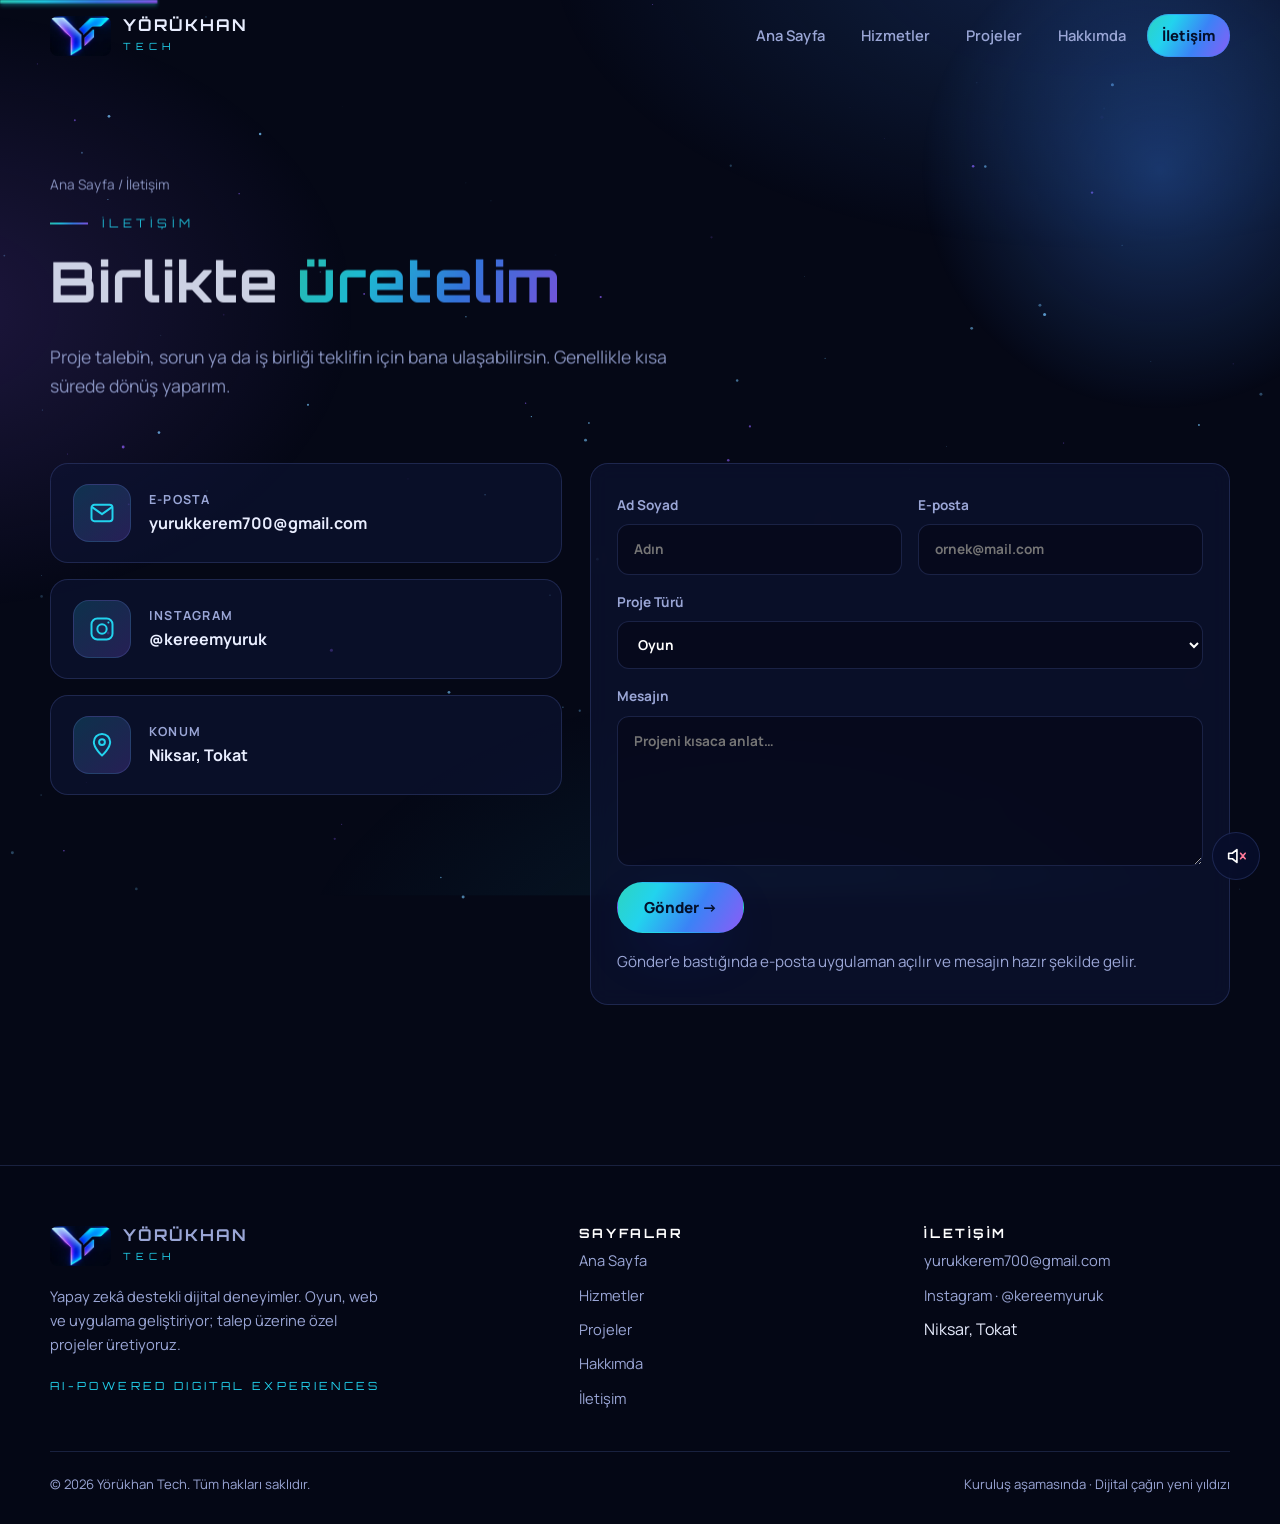
<file: iletisim.html>
<!doctype html>
<html lang="tr">
<head>
<meta charset="utf-8">
<meta name="viewport" content="width=device-width, initial-scale=1">
<title>İletişim — Yörükhan Tech</title>
<meta name="description" content="Yörükhan Tech ile iletişime geçin: yurukkerem700@gmail.com, Instagram @kereemyuruk. Proje talebi gönderin.">
<meta name="theme-color" content="#050816">
<meta property="og:title" content="İletişim — Yörükhan Tech">
<meta property="og:description" content="Yörükhan Tech ile iletişime geçin: yurukkerem700@gmail.com, Instagram @kereemyuruk. Proje talebi gönderin.">
<meta property="og:image" content="assets/kapak.webp">
<link rel="icon" type="image/png" href="assets/favicon.png">
<link rel="preconnect" href="https://fonts.googleapis.com">
<link rel="preconnect" href="https://fonts.gstatic.com" crossorigin>
<link href="https://fonts.googleapis.com/css2?family=Manrope:wght@400;500;700;800&family=Orbitron:wght@500;700;800&display=swap" rel="stylesheet">
<link rel="stylesheet" href="css/style.css">
<script>(function(r){if(matchMedia("(prefers-reduced-motion: reduce)").matches)return;r.classList.add("fx");if(!matchMedia("(min-width:1025px) and (hover:hover) and (pointer:fine)").matches)r.classList.add("fx-m")})(document.documentElement)</script>
</head>
<body data-page="contact">

<main>
<section class="page-hero"><div class="container">
  <div class="crumbs"><a href="index.html">Ana Sayfa</a> / İletişim</div>
  <div class="eyebrow">İletişim</div>
  <h1>Birlikte <span class="grad-text">üretelim</span></h1>
  <p>Proje talebin, sorun ya da iş birliği teklifin için bana ulaşabilirsin. Genellikle kısa sürede dönüş yaparım.</p>
</div></section>
<section class="section" style="padding-top:10px"><div class="container contact-grid">
  <div class="reveal">
    <a class="card contact-item" href="mailto:yurukkerem700@gmail.com"><div class="icon"><svg viewBox="0 0 24 24"><rect x="3" y="5" width="18" height="14" rx="2.5"/><path d="M3.5 7l8.5 6 8.5-6"/></svg></div><div><b>E-posta</b><span>yurukkerem700@gmail.com</span></div></a>
    <a class="card contact-item" href="https://www.instagram.com/kereemyuruk/" target="_blank" rel="noopener"><div class="icon"><svg viewBox="0 0 24 24"><rect x="3" y="3" width="18" height="18" rx="5"/><circle cx="12" cy="12" r="4"/><path d="M17.5 6.5h.01"/></svg></div><div><b>Instagram</b><span>@kereemyuruk</span></div></a>
    <div class="card contact-item"><div class="icon"><svg viewBox="0 0 24 24"><path d="M12 21s7-6.2 7-11.5A7 7 0 0 0 5 9.5C5 14.8 12 21 12 21z"/><circle cx="12" cy="9.5" r="2.5"/></svg></div><div><b>Konum</b><span>Niksar, Tokat</span></div></div>
  </div>
  <form class="card reveal d1" id="contact-form">
    <div class="form-row">
      <label>Ad Soyad<input name="name" required autocomplete="name" placeholder="Adın"></label>
      <label>E-posta<input name="email" type="email" required autocomplete="email" placeholder="ornek@mail.com"></label>
    </div>
    <label>Proje Türü
      <select name="type"><option>Oyun</option><option>Web Sitesi</option><option>Mobil Uygulama</option><option>Yapay Zekâ</option><option>Diğer / Özel Talep</option></select>
    </label>
    <label>Mesajın<textarea name="message" required placeholder="Projeni kısaca anlat…"></textarea></label>
    <button class="btn btn-primary" type="submit" style="justify-self:start">Gönder →</button>
    <p class="note">Gönder'e bastığında e-posta uygulaman açılır ve mesajın hazır şekilde gelir.</p>
  </form>
</div></section>
</main>
<script src="js/data.js"></script>
<script src="js/main.js"></script>
<script src="js/ambient.js"></script>
<script src="js/scroll-fx.js"></script>
</body>
</html>
</file>
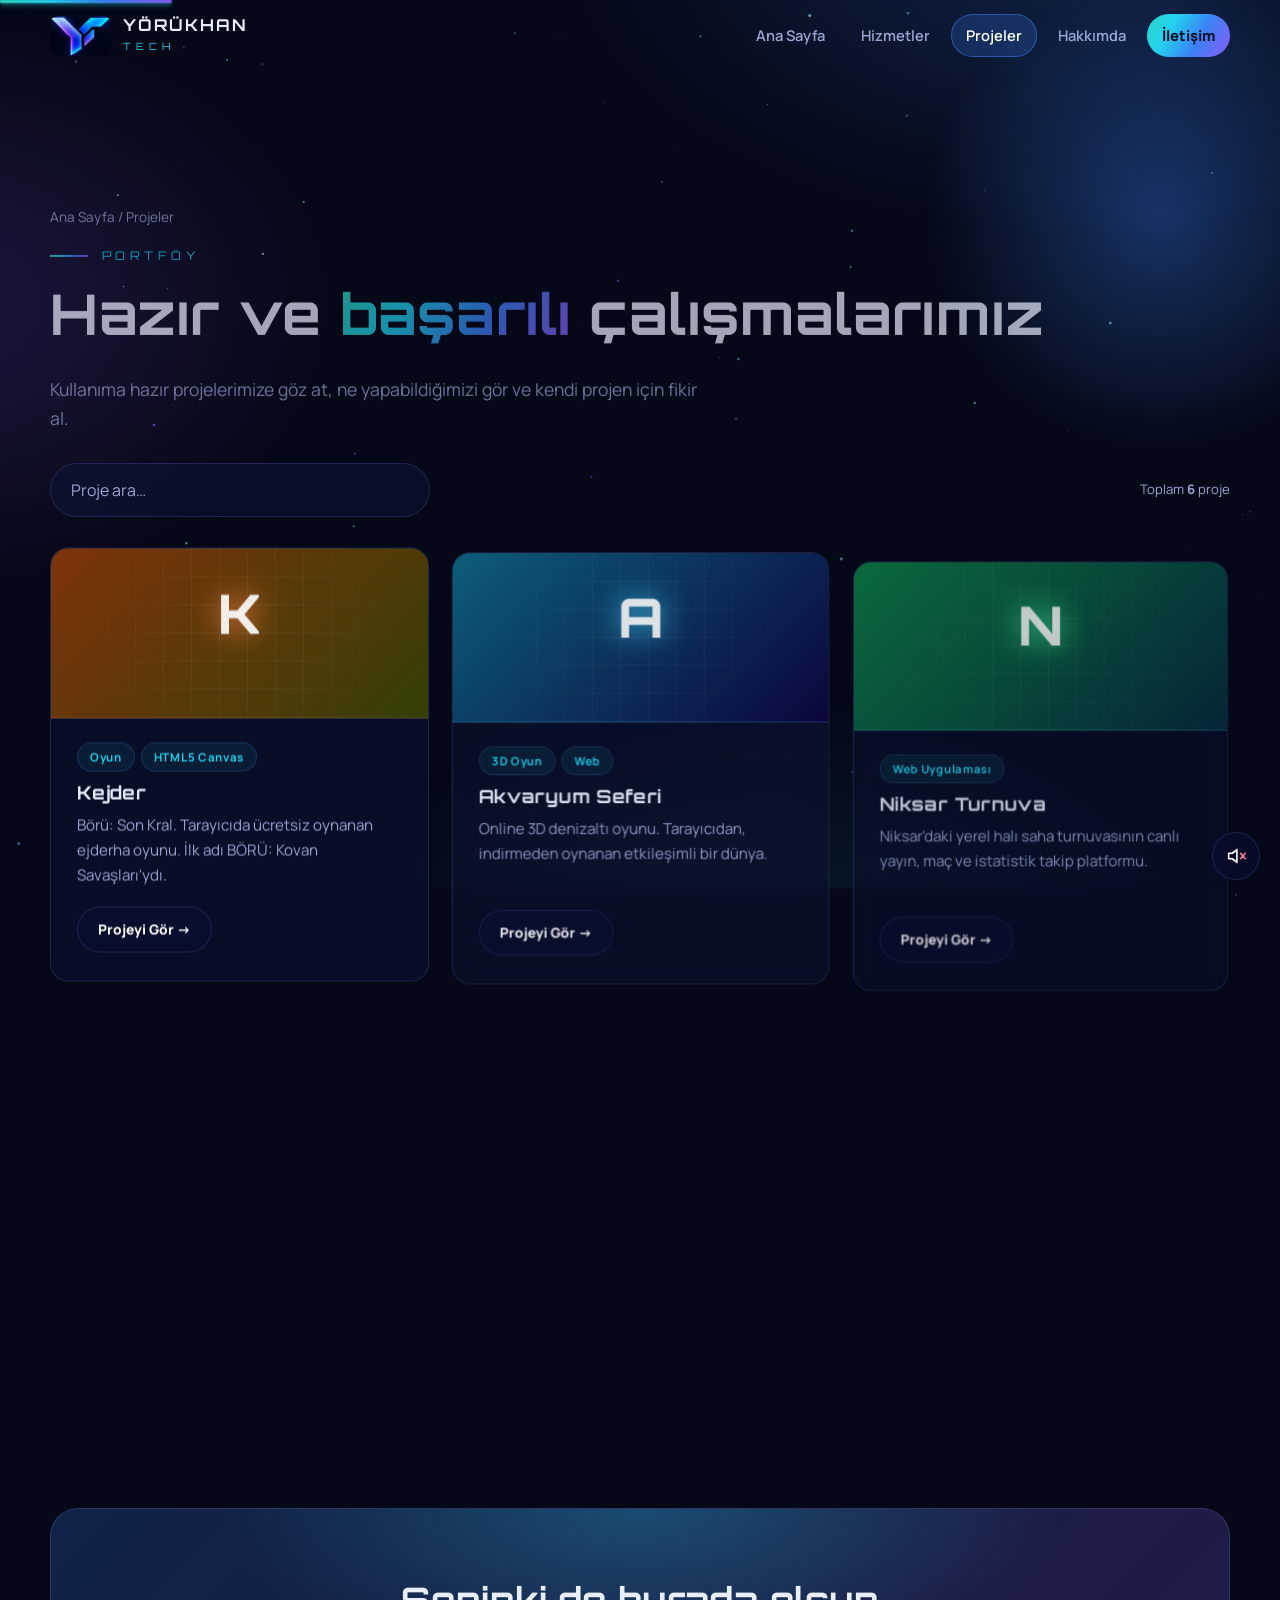
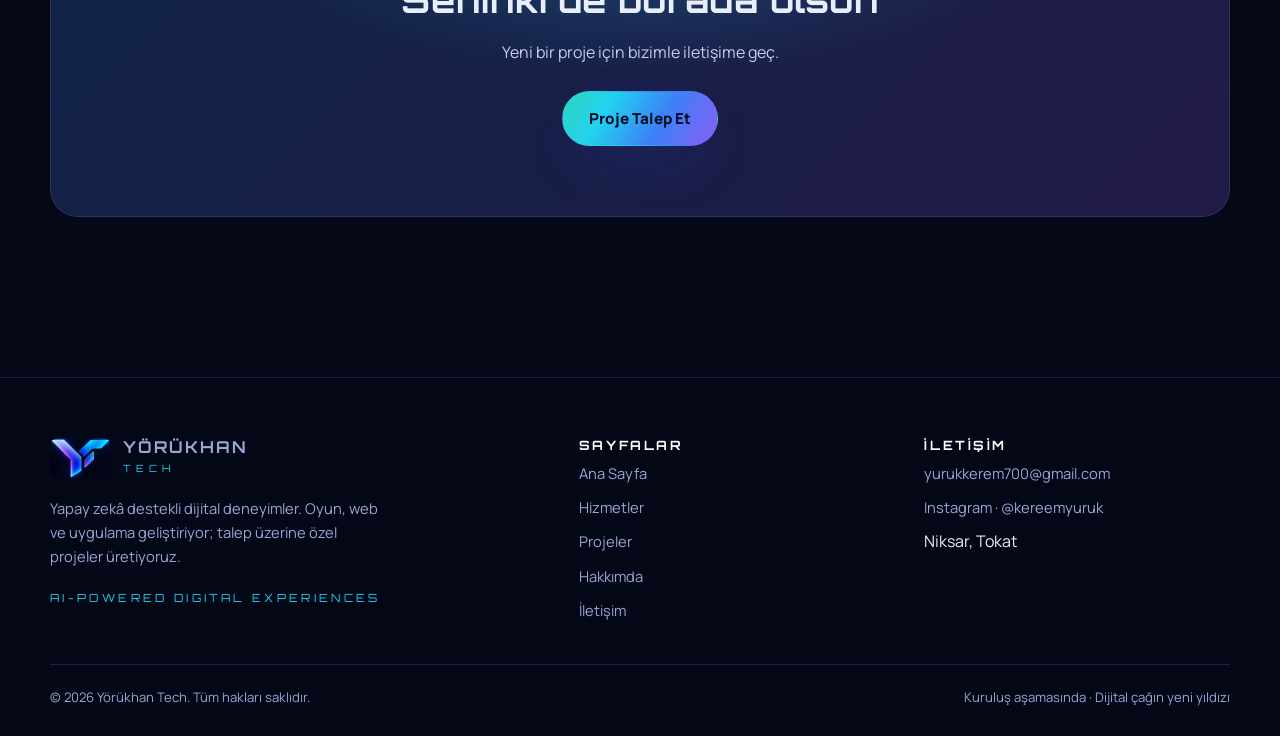
<file: projeler.html>
<!doctype html>
<html lang="tr">
<head>
<meta charset="utf-8">
<meta name="viewport" content="width=device-width, initial-scale=1">
<title>Projeler — Yörükhan Tech</title>
<meta name="description" content="Yörükhan Tech çalışmaları: Kejder, Akvaryum Seferi, Niksar Turnuva, Yörükhan Games, Toksikmetre, Sabri.">
<meta name="theme-color" content="#050816">
<meta property="og:title" content="Projeler — Yörükhan Tech">
<meta property="og:description" content="Yörükhan Tech çalışmaları: Kejder, Akvaryum Seferi, Niksar Turnuva, Yörükhan Games, Toksikmetre, Sabri.">
<meta property="og:image" content="assets/kapak.webp">
<link rel="icon" type="image/png" href="assets/favicon.png">
<link rel="preconnect" href="https://fonts.googleapis.com">
<link rel="preconnect" href="https://fonts.gstatic.com" crossorigin>
<link href="https://fonts.googleapis.com/css2?family=Manrope:wght@400;500;700;800&family=Orbitron:wght@500;700;800&display=swap" rel="stylesheet">
<link rel="stylesheet" href="css/style.css">
<script>(function(r){if(matchMedia("(prefers-reduced-motion: reduce)").matches)return;r.classList.add("fx");if(!matchMedia("(min-width:1025px) and (hover:hover) and (pointer:fine)").matches)r.classList.add("fx-m")})(document.documentElement)</script>
</head>
<body data-page="projects">

<main>
<section class="page-hero"><div class="container">
  <div class="crumbs"><a href="index.html">Ana Sayfa</a> / Projeler</div>
  <div class="eyebrow">Portföy</div>
  <h1>Hazır ve <span class="grad-text">başarılı</span> çalışmalarımız</h1>
  <p>Kullanıma hazır projelerimize göz at, ne yapabildiğimizi gör ve kendi projen için fikir al.</p>
</div></section>
<section class="section" style="padding-top:10px"><div class="container">
  <div class="toolbar reveal">
    <input class="search" id="project-search" type="search" placeholder="Proje ara…" aria-label="Proje ara">
    <span class="note">Toplam <b id="project-count">7</b> proje</span>
  </div>
  <div class="grid grid-3" id="project-grid"></div>
  <p class="empty" id="project-empty">Aramanla eşleşen proje bulunamadı.</p>
  <div class="cta-band reveal" style="margin-top:70px">
    <h2>Seninki de burada olsun</h2>
    <p>Yeni bir proje için bizimle iletişime geç.</p>
    <a class="btn btn-primary" href="iletisim.html">Proje Talep Et</a>
  </div>
</div></section>
</main>
<script src="js/data.js"></script>
<script src="js/main.js"></script>
<script src="js/ambient.js"></script>
<script src="js/scroll-fx.js"></script>
</body>
</html>
</file>
<file: css/style.css>
/* ==========================================================
   YÖRÜKHAN TECH — Ortak stiller
   Renkler logodan alındı: elektrik mavisi, camgöbeği, mor
   ========================================================== */
:root {
  --bg: #050816;
  --bg-2: #0a1030;
  --panel: rgba(14, 20, 52, 0.62);
  --panel-solid: #0c1233;
  --line: rgba(120, 150, 255, 0.18);
  --text: #e9eeff;
  --muted: #9aa6d6;
  --blue: #3b82f6;
  --cyan: #22d3ee;
  --teal: #2dd4bf;
  --violet: #8b5cf6;
  --pink: #c084fc;
  --grad: linear-gradient(120deg, var(--teal), var(--cyan) 28%, var(--blue) 62%, var(--violet));
  --radius: 18px;
  --shadow: 0 20px 60px -20px rgba(34, 80, 255, 0.45);
  --font-head: "Orbitron", "Exo 2", system-ui, sans-serif;
  --font-body: "Manrope", system-ui, -apple-system, "Segoe UI", sans-serif;
  --nav-h: 72px;
}

*, *::before, *::after { box-sizing: border-box; }
html { scroll-behavior: smooth; }
body {
  margin: 0;
  background: var(--bg);
  color: var(--text);
  font-family: var(--font-body);
  line-height: 1.65;
  -webkit-font-smoothing: antialiased;
  overflow-x: hidden;
}
img { max-width: 100%; display: block; }
a { color: inherit; text-decoration: none; }
h1, h2, h3, h4 { font-family: var(--font-head); line-height: 1.2; margin: 0 0 .5em; letter-spacing: .02em; }
p { margin: 0 0 1em; }
.sr-only { position: absolute; width: 1px; height: 1px; overflow: hidden; clip: rect(0 0 0 0); white-space: nowrap; }
.container { width: min(1180px, 100% - 40px); margin-inline: auto; }
.grad-text { background: var(--grad); -webkit-background-clip: text; background-clip: text; color: transparent; }
:focus-visible { outline: 2px solid var(--cyan); outline-offset: 3px; border-radius: 6px; }

/* ---------- Arka plan katmanları (tüm sayfalarda) ---------- */
#stars { position: fixed; inset: 0; z-index: -3; pointer-events: none; }
.bg-glow { position: fixed; inset: 0; z-index: -2; pointer-events: none;
  background:
    radial-gradient(900px 500px at 85% -5%, rgba(59,130,246,.22), transparent 60%),
    radial-gradient(700px 500px at -5% 35%, rgba(139,92,246,.18), transparent 60%),
    radial-gradient(800px 500px at 60% 110%, rgba(34,211,238,.10), transparent 60%);
}

/* ---------- Navbar ---------- */
.nav { position: fixed; inset: 0 0 auto 0; z-index: 50; height: var(--nav-h);
  display: flex; align-items: center; transition: background .3s, border-color .3s, backdrop-filter .3s;
  border-bottom: 1px solid transparent; }
.nav.scrolled { background: rgba(5, 8, 22, .78); backdrop-filter: blur(14px); border-color: var(--line); }
.nav .container { display: flex; align-items: center; justify-content: space-between; gap: 20px; }
.brand { display: flex; align-items: center; gap: 12px; }
.brand img { height: 40px; width: auto; border-radius: 8px; }
.brand b { font-family: var(--font-head); font-size: 1.02rem; letter-spacing: .12em; display: block; line-height: 1; }
.brand small { font-family: var(--font-head); font-size: .62rem; letter-spacing: .5em; color: var(--cyan); display: block; margin-top: 5px; }
.nav-links { display: flex; align-items: center; gap: 6px; list-style: none; margin: 0; padding: 0; }
.nav-links a { display: block; padding: 9px 15px; border-radius: 999px; font-size: .92rem; font-weight: 600; color: var(--muted); transition: .2s; }
.nav-links a:hover { color: #fff; background: rgba(120,150,255,.12); }
.nav-links a.active { color: #fff; background: rgba(59,130,246,.22); box-shadow: inset 0 0 0 1px rgba(59,130,246,.5); }
.nav-links a.cta { background: var(--grad); color: #04102b; font-weight: 800; }
.nav-toggle { display: none; background: none; border: 1px solid var(--line); color: #fff; width: 44px; height: 44px; border-radius: 12px; cursor: pointer; }
.nav-toggle span, .nav-toggle span::before, .nav-toggle span::after { display: block; width: 20px; height: 2px; background: #fff; margin: auto; position: relative; transition: .25s; }
.nav-toggle span::before, .nav-toggle span::after { content: ""; position: absolute; left: 0; }
.nav-toggle span::before { top: -6px; } .nav-toggle span::after { top: 6px; }
.nav-toggle[aria-expanded="true"] span { background: transparent; }
.nav-toggle[aria-expanded="true"] span::before { top: 0; transform: rotate(45deg); }
.nav-toggle[aria-expanded="true"] span::after { top: 0; transform: rotate(-45deg); }

/* ---------- Butonlar ---------- */
.btn { display: inline-flex; align-items: center; gap: 10px; padding: 14px 26px; border-radius: 999px; font-weight: 800; font-size: .95rem;
  border: 1px solid transparent; cursor: pointer; transition: transform .2s, box-shadow .2s, background .2s; font-family: var(--font-body); }
.btn-primary { background: var(--grad); color: #04102b; box-shadow: var(--shadow); }
.btn-primary:hover { transform: translateY(-3px); box-shadow: 0 24px 60px -15px rgba(34,211,238,.55); }
.btn-ghost { background: rgba(10,16,48,.55); border-color: var(--line); color: #fff; backdrop-filter: blur(8px); }
.btn-ghost:hover { border-color: var(--cyan); transform: translateY(-3px); }
.btn[disabled], .btn.disabled { opacity: .5; pointer-events: none; }

/* ---------- Bölüm başlıkları ---------- */
section { position: relative; }
.section { padding: 100px 0; }
.eyebrow { font-family: var(--font-head); font-size: .74rem; letter-spacing: .38em; color: var(--cyan); text-transform: uppercase; display: flex; align-items: center; gap: 14px; margin-bottom: 14px; }
.eyebrow::before { content: ""; width: 38px; height: 2px; background: var(--grad); }
.section-title { font-size: clamp(1.7rem, 3.4vw, 2.6rem); }
.section-lead { color: var(--muted); max-width: 640px; font-size: 1.05rem; }
.section-head { margin-bottom: 52px; }
.center { text-align: center; } .center .eyebrow { justify-content: center; } .center .eyebrow::before { display: none; } .center .section-lead { margin-inline: auto; }

/* ---------- Kapak (hero) ---------- */
.hero { position: relative; min-height: 100svh; display: grid; align-items: end; overflow: hidden; isolation: isolate; }
.hero-layer { position: absolute; inset: -3%; background: center / cover no-repeat url("../assets/kapak.webp"); z-index: -2; will-change: transform; transform: scale(1.04); }
.hero::after { content: ""; position: absolute; inset: 0; z-index: -1;
  background: linear-gradient(180deg, rgba(5,8,22,.55) 0%, transparent 22%, transparent 70%, var(--bg) 100%); }
.hero-orb { position: absolute; border-radius: 50%; filter: blur(70px); opacity: .55; z-index: -1; animation: float 9s ease-in-out infinite; }
.hero-orb.o1 { width: 340px; height: 340px; background: var(--blue); left: -80px; top: 18%; }
.hero-orb.o2 { width: 300px; height: 300px; background: var(--violet); right: -60px; top: 30%; animation-delay: -4s; }
@keyframes float { 50% { transform: translateY(-34px) translateX(14px); } }
.hero-body { padding: 0 0 56px; display: flex; flex-direction: column; align-items: center; gap: 22px; text-align: center; }
.hero-actions { display: flex; flex-wrap: wrap; gap: 14px; justify-content: center; }
.hero-badge { font-family: var(--font-head); font-size: .7rem; letter-spacing: .3em; padding: 8px 18px; border-radius: 999px; border: 1px solid var(--line); background: rgba(10,16,48,.6); backdrop-filter: blur(8px); color: var(--cyan); }
.scroll-hint { width: 26px; height: 42px; border: 2px solid rgba(255,255,255,.5); border-radius: 14px; position: relative; }
.scroll-hint::after { content: ""; position: absolute; left: 50%; top: 8px; width: 4px; height: 8px; margin-left: -2px; border-radius: 4px; background: var(--cyan); animation: scroll 1.6s infinite; }
@keyframes scroll { 0% { opacity: 1; transform: translateY(0); } 100% { opacity: 0; transform: translateY(16px); } }

/* ---------- Sayfa başlığı (iç sayfalar) ---------- */
.page-hero { padding: calc(var(--nav-h) + 80px) 0 56px; position: relative; overflow: hidden; }
.page-hero h1 { font-size: clamp(2rem, 5vw, 3.5rem); }
.page-hero p { color: var(--muted); max-width: 660px; font-size: 1.1rem; }
.page-hero::before { content: ""; position: absolute; width: 520px; height: 520px; right: -140px; top: -120px; border-radius: 50%;
  background: radial-gradient(circle, rgba(59,130,246,.35), transparent 65%); z-index: -1; }
.crumbs { font-size: .85rem; color: var(--muted); margin-bottom: 18px; }
.crumbs a:hover { color: var(--cyan); }

/* ---------- Kartlar ---------- */
.grid { display: grid; gap: 22px; }
.grid-4 { grid-template-columns: repeat(4, 1fr); }
.grid-3 { grid-template-columns: repeat(3, 1fr); }
.grid-2 { grid-template-columns: repeat(2, 1fr); }
.card { position: relative; background: var(--panel); border: 1px solid var(--line); border-radius: var(--radius); padding: 30px 26px; backdrop-filter: blur(10px);
  transition: transform .3s, border-color .3s, box-shadow .3s; overflow: hidden; }
.card::before { content: ""; position: absolute; inset: 0; background: radial-gradient(420px circle at var(--mx, 50%) var(--my, 0%), rgba(59,130,246,.22), transparent 55%); opacity: 0; transition: opacity .3s; pointer-events: none; }
.card:hover { transform: translateY(-6px); border-color: rgba(59,130,246,.6); box-shadow: var(--shadow); }
.card:hover::before { opacity: 1; }
.icon { width: 58px; height: 58px; border-radius: 16px; display: grid; place-items: center; margin-bottom: 20px;
  background: linear-gradient(140deg, rgba(34,211,238,.18), rgba(139,92,246,.22)); border: 1px solid var(--line); }
.icon svg { width: 28px; height: 28px; stroke: var(--cyan); fill: none; stroke-width: 1.7; stroke-linecap: round; stroke-linejoin: round; }
.card h3 { font-size: 1.06rem; }
.card p { color: var(--muted); font-size: .95rem; margin: 0; }
.card ul { margin: 14px 0 0; padding: 0; list-style: none; color: var(--muted); font-size: .9rem; }
.card ul li { padding-left: 22px; position: relative; margin-bottom: 6px; }
.card ul li::before { content: ""; position: absolute; left: 0; top: .62em; width: 10px; height: 2px; background: var(--grad); }
.tag { display: inline-block; padding: 4px 12px; border-radius: 999px; font-size: .72rem; font-weight: 700; letter-spacing: .06em; border: 1px solid var(--line); color: var(--cyan); background: rgba(34,211,238,.08); margin-right: 6px; }

/* ---------- İstatistik ---------- */
.stats { display: grid; grid-template-columns: repeat(4, 1fr); gap: 1px; background: var(--line); border: 1px solid var(--line); border-radius: var(--radius); overflow: hidden; }
.stat { background: var(--panel-solid); padding: 30px 20px; text-align: center; }
.stat b { display: block; font-family: var(--font-head); font-size: 2.1rem; }
.stat span { color: var(--muted); font-size: .88rem; }

/* ---------- Süreç ---------- */
.steps { counter-reset: s; display: grid; grid-template-columns: repeat(4, 1fr); gap: 22px; position: relative; }
.step { position: relative; padding: 28px 24px; border-radius: var(--radius); border: 1px solid var(--line); background: var(--panel); counter-increment: s; }
.step::before { content: "0" counter(s); font-family: var(--font-head); font-size: 2.2rem; font-weight: 800; background: var(--grad); -webkit-background-clip: text; background-clip: text; color: transparent; display: block; margin-bottom: 8px; }
.step h3 { font-size: 1rem; } .step p { color: var(--muted); font-size: .92rem; margin: 0; }

/* ---------- Projeler ---------- */
.toolbar { display: flex; flex-wrap: wrap; gap: 14px; margin-bottom: 30px; align-items: center; justify-content: space-between; }
.search { flex: 1 1 260px; max-width: 380px; padding: 13px 20px; border-radius: 999px; border: 1px solid var(--line); background: var(--panel); color: #fff; font: inherit; }
.search::placeholder { color: var(--muted); }
.project { padding: 0; display: flex; flex-direction: column; }
.project-cover { height: 170px; position: relative; display: grid; place-items: center; overflow: hidden; border-bottom: 1px solid var(--line);
  background: linear-gradient(135deg, hsl(var(--h) 80% 28%), hsl(calc(var(--h) + 50) 80% 14%)); }
.project-cover::before { content: ""; position: absolute; inset: 0; background-image: linear-gradient(rgba(255,255,255,.06) 1px, transparent 1px), linear-gradient(90deg, rgba(255,255,255,.06) 1px, transparent 1px); background-size: 28px 28px; mask-image: radial-gradient(circle at 50% 50%, #000 20%, transparent 75%); }
.project-cover span { position: relative; font-family: var(--font-head); font-size: 3.4rem; font-weight: 800; color: rgba(255,255,255,.92); text-shadow: 0 0 30px hsl(var(--h) 100% 65%); }
.project-cover img { position: absolute; inset: 0; width: 100%; height: 100%; object-fit: cover; }
.project-body { padding: 24px 26px 28px; display: flex; flex-direction: column; flex: 1; }
.project-body h3 { font-size: 1.15rem; }
.project-body p { flex: 1; }
.project-body .btn { margin-top: 18px; padding: 11px 20px; font-size: .86rem; align-self: flex-start; }
.empty { text-align: center; color: var(--muted); padding: 40px 0; display: none; }

/* ---------- Hakkımda ---------- */
.about-grid { display: grid; grid-template-columns: 380px 1fr; gap: 56px; align-items: start; }
.profile-card { position: sticky; top: calc(var(--nav-h) + 24px); text-align: center; }
.avatar { width: 150px; height: 150px; margin: 0 auto 20px; border-radius: 50%; padding: 4px; background: var(--grad); }
.avatar div { width: 100%; height: 100%; border-radius: 50%; background: var(--bg-2) url("../assets/favicon.png") center / cover; }
.facts { text-align: left; margin-top: 22px; display: grid; gap: 12px; }
.fact { display: flex; gap: 12px; align-items: baseline; font-size: .92rem; padding-top: 12px; border-top: 1px solid var(--line); }
.fact b { min-width: 84px; color: var(--cyan); font-size: .78rem; letter-spacing: .08em; text-transform: uppercase; }
.prose h2 { font-size: 1.5rem; margin-top: 2.2em; } .prose h2:first-child { margin-top: 0; }
.prose p { color: #c6cdee; font-size: 1.04rem; }
.quote { margin: 28px 0; padding: 22px 26px; border-left: 3px solid var(--cyan); background: var(--panel); border-radius: 0 var(--radius) var(--radius) 0; font-size: 1.12rem; font-style: italic; }
.timeline { position: relative; margin: 26px 0 0; padding-left: 34px; }
.timeline::before { content: ""; position: absolute; left: 7px; top: 6px; bottom: 6px; width: 2px; background: linear-gradient(var(--cyan), var(--violet), transparent); }
.tl-item { position: relative; margin-bottom: 30px; }
.tl-item::before { content: ""; position: absolute; left: -34px; top: 6px; width: 16px; height: 16px; border-radius: 50%; background: var(--bg); border: 3px solid var(--cyan); box-shadow: 0 0 14px var(--cyan); }
.tl-item small { color: var(--cyan); font-family: var(--font-head); font-size: .72rem; letter-spacing: .2em; }
.tl-item h3 { font-size: 1.05rem; margin: 4px 0 6px; } .tl-item p { color: var(--muted); font-size: .95rem; margin: 0; }
.skills { display: grid; gap: 16px; margin-top: 20px; }
.skill-row { display: flex; justify-content: space-between; font-size: .9rem; margin-bottom: 6px; }
.bar { height: 8px; border-radius: 8px; background: rgba(255,255,255,.08); overflow: hidden; }
.bar i { display: block; height: 100%; width: 0; border-radius: 8px; background: var(--grad); transition: width 1.4s cubic-bezier(.2,.8,.2,1); }

/* ---------- İletişim ---------- */
.contact-grid { display: grid; grid-template-columns: 1fr 1.25fr; gap: 28px; }
.contact-item { display: flex; gap: 18px; align-items: center; padding: 20px 22px; margin-bottom: 16px; }
.contact-item .icon { margin: 0; flex: none; }
.contact-item b { display: block; font-size: .78rem; letter-spacing: .1em; text-transform: uppercase; color: var(--muted); }
.contact-item span { font-weight: 700; word-break: break-all; }
form { display: grid; gap: 16px; }
label { font-size: .85rem; font-weight: 700; color: var(--muted); display: grid; gap: 8px; }
input, select, textarea { font: inherit; color: #fff; background: rgba(5,8,22,.6); border: 1px solid var(--line); border-radius: 12px; padding: 13px 16px; width: 100%; }
select option { background: var(--bg-2); }
textarea { min-height: 150px; resize: vertical; }
input:focus, select:focus, textarea:focus { outline: none; border-color: var(--cyan); box-shadow: 0 0 0 3px rgba(34,211,238,.15); }
.form-row { display: grid; grid-template-columns: 1fr 1fr; gap: 16px; }
.note { font-size: .82rem; color: var(--muted); }

/* ---------- CTA bandı ---------- */
.cta-band { text-align: center; padding: 70px 30px; border-radius: 28px; border: 1px solid var(--line); position: relative; overflow: hidden;
  background: linear-gradient(135deg, rgba(59,130,246,.22), rgba(139,92,246,.22)); }
.cta-band::before { content: ""; position: absolute; inset: 0; background: radial-gradient(600px 240px at 50% 0%, rgba(34,211,238,.25), transparent 70%); }
.cta-band > * { position: relative; }
.cta-band h2 { font-size: clamp(1.5rem, 3vw, 2.2rem); }
.cta-band p { color: #c6cdee; max-width: 560px; margin: 0 auto 26px; }

/* ---------- Footer ---------- */
.footer { border-top: 1px solid var(--line); background: rgba(5,8,22,.85); padding: 60px 0 28px; margin-top: 60px; }
.footer-grid { display: grid; grid-template-columns: 1.6fr 1fr 1fr; gap: 40px; margin-bottom: 40px; }
.footer p, .footer a { color: var(--muted); font-size: .92rem; }
.footer a:hover { color: var(--cyan); }
.footer h4 { font-size: .8rem; letter-spacing: .2em; color: #fff; }
.footer ul { list-style: none; margin: 0; padding: 0; display: grid; gap: 8px; }
.footer-bottom { border-top: 1px solid var(--line); padding-top: 22px; display: flex; flex-wrap: wrap; justify-content: space-between; gap: 10px; font-size: .82rem; color: var(--muted); }
.motto { font-family: var(--font-head); letter-spacing: .3em; font-size: .7rem; color: var(--cyan); }

/* ---------- Kaydırınca beliren animasyon ---------- */
.reveal { opacity: 0; transform: translateY(28px); transition: opacity .8s, transform .8s cubic-bezier(.2,.8,.2,1); }
.reveal.in { opacity: 1; transform: none; }
.d1 { transition-delay: .08s; } .d2 { transition-delay: .16s; } .d3 { transition-delay: .24s; }

/* ---------- Mobil ---------- */
@media (max-width: 1000px) {
  .grid-4, .steps { grid-template-columns: repeat(2, 1fr); }
  .grid-3 { grid-template-columns: repeat(2, 1fr); }
  .about-grid, .contact-grid { grid-template-columns: 1fr; }
  .profile-card { position: static; }
  .footer-grid { grid-template-columns: 1fr 1fr; }
}
@media (max-width: 820px) {
  .nav-toggle { display: block; }
  .nav-links { position: fixed; inset: var(--nav-h) 0 auto 0; flex-direction: column; align-items: stretch; padding: 16px 20px 26px;
    background: rgba(5,8,22,.96); backdrop-filter: blur(16px); border-bottom: 1px solid var(--line);
    transform: translateY(-120%); opacity: 0; transition: .3s; pointer-events: none; }
  .nav-links.open { transform: none; opacity: 1; pointer-events: auto; }
  .nav-links a { padding: 14px 18px; font-size: 1rem; }
}
@media (max-width: 760px) {
  /* Kapak görseli telefonda kesilmesin: görsel üstte tam görünür, içerik altta */
  .hero { display: block; min-height: 0; padding-top: var(--nav-h); }
  .hero-layer { position: relative; inset: auto; aspect-ratio: 16 / 9; transform: none !important; background-size: contain; margin-top: 10px; }
  .hero::after { display: none; }
  .hero-body { padding: 20px 0 40px; }
  .section { padding: 70px 0; }
  .grid-4, .grid-3, .grid-2, .steps, .footer-grid, .form-row { grid-template-columns: 1fr; }
  .stats { grid-template-columns: repeat(2, 1fr); }
}
@media (prefers-reduced-motion: reduce) {
  *, *::before, *::after { animation: none !important; transition: none !important; }
  .reveal { opacity: 1; transform: none; }
  html { scroll-behavior: auto; }
}

/* ---------- Teknoloji bandı ---------- */
.marquee { overflow: hidden; border-block: 1px solid var(--line); background: rgba(10,16,48,.45); mask-image: linear-gradient(90deg, transparent, #000 10%, #000 90%, transparent); }
.marquee-track { display: flex; gap: 14px; width: max-content; padding: 18px 0; animation: marquee 38s linear infinite; }
.marquee-track span { padding: 8px 22px; border-radius: 999px; border: 1px solid var(--line); font-family: var(--font-head); font-size: .74rem; letter-spacing: .12em; color: var(--muted); white-space: nowrap; }
@keyframes marquee { to { transform: translateX(-50%); } }

/* ---------- SSS ---------- */
.faq details { border: 1px solid var(--line); border-radius: var(--radius); background: var(--panel); margin-bottom: 14px; padding: 0 24px; }
.faq summary { cursor: pointer; padding: 20px 0; font-weight: 700; list-style: none; display: flex; justify-content: space-between; gap: 16px; }
.faq summary::-webkit-details-marker { display: none; }
.faq summary::after { content: "+"; color: var(--cyan); font-size: 1.4rem; line-height: 1; transition: transform .25s; }
.faq details[open] summary::after { transform: rotate(45deg); }
.faq details p { color: var(--muted); margin: 0 0 20px; }

/* ---------- Hedefler ve değerler ---------- */
.goals { display: grid; gap: 14px; margin-top: 18px; }
.goal { padding: 18px 22px; border-radius: var(--radius); border: 1px solid var(--line); background: var(--panel); }
.goal b { font-family: var(--font-head); color: var(--cyan); font-size: .85rem; letter-spacing: .2em; }
.goal p { margin: 6px 0 0; font-size: .98rem; }
.values { display: grid; gap: 10px; margin-top: 18px; }
.values div { padding: 14px 18px; border-left: 2px solid var(--violet); background: rgba(139,92,246,.07); border-radius: 0 12px 12px 0; color: #c6cdee; font-size: .98rem; }
.values b { font-family: var(--font-head); color: var(--cyan); margin-right: 8px; }

/* ==========================================================
   MASAÜSTÜ KAYDIRMA ANİMASYONLARI  (html.fx = geniş ekran + fare)
   Mobilde bu bölümün hiçbiri çalışmaz.
   ========================================================== */
.hero-pin { display: contents; }
.scene, .scene-panels, .rail { display: none; }
.fx-bar { display: none; }

html.fx .fx-bar { display: block; position: fixed; top: 0; left: 0; height: 3px; width: 100%; z-index: 80; transform-origin: 0 50%; transform: scaleX(0); background: var(--grad); box-shadow: 0 0 14px var(--cyan); }

/* --- Kapak: kaydırdıkça ilerleyen sinematik sahne --- */
html.fx .hero { display: block; min-height: 0; height: 1180vh; overflow: visible; isolation: auto; }
html.fx .hero::after, html.fx .hero-orb, html.fx .hero-layer { display: none; }
html.fx .hero-pin { display: block; position: sticky; top: 0; height: 100vh; height: 100svh; overflow: hidden; isolation: isolate; background: #03050f; }
html.fx .scene { display: block; position: absolute; inset: 0; z-index: 0; }
html.fx .sl { position: absolute; inset: -4%; background: center / cover no-repeat url("../assets/kapak.webp"); transform-origin: 50% 72%; will-change: transform, filter; }
html.fx .sl-sky   { -webkit-mask-image: linear-gradient(to bottom, #000 72%, transparent 83%); mask-image: linear-gradient(to bottom, #000 72%, transparent 83%); }
html.fx .sl-land  { -webkit-mask-image: linear-gradient(to bottom, transparent 71%, #000 80%, #000 86%, transparent 97%); mask-image: linear-gradient(to bottom, transparent 71%, #000 80%, #000 86%, transparent 97%); }
html.fx .sl-rocks { -webkit-mask-image: linear-gradient(to top, #000 4%, #000 12%, transparent 30%); mask-image: linear-gradient(to top, #000 4%, #000 12%, transparent 30%); }
html.fx .sun-glow { position: absolute; left: 50%; top: 78%; width: 70vmax; height: 70vmax; margin: -35vmax 0 0 -35vmax; border-radius: 50%; mix-blend-mode: screen; pointer-events: none; will-change: transform, opacity;
  background: radial-gradient(circle, rgba(255,200,140,.95) 0%, rgba(255,130,70,.45) 14%, rgba(180,90,255,.18) 34%, transparent 62%); opacity: 0; }
html.fx .orbits { position: absolute; right: 0; top: 0; width: 62%; height: 62%; fill: none; stroke: var(--cyan); stroke-width: 1.4; opacity: .75; filter: drop-shadow(0 0 6px var(--cyan)); }
html.fx .orbits path { stroke-dasharray: 1400; stroke-dashoffset: 1400; }
html.fx .orbits path:nth-child(2) { stroke: var(--blue); } html.fx .orbits path:nth-child(3) { stroke: var(--violet); }
html.fx .darken { position: absolute; inset: 0; background: radial-gradient(ellipse at 50% 55%, rgba(5,8,22,.55), rgba(3,5,15,.96) 85%); opacity: 0; }
html.fx .vignette { position: absolute; inset: 0; background: linear-gradient(180deg, rgba(5,8,22,.55) 0%, transparent 22%, transparent 76%, rgba(5,8,22,.85) 100%); pointer-events: none; }
html.fx .shoot { position: absolute; width: 150px; height: 2px; border-radius: 2px; background: linear-gradient(90deg, transparent, #fff, var(--cyan)); opacity: 0; transform: rotate(28deg); filter: drop-shadow(0 0 6px var(--cyan)); animation: shoot 7s linear infinite; }
html.fx .shoot.s1 { left: 12%; top: 8%; } html.fx .shoot.s2 { left: 48%; top: 4%; animation-delay: 2.6s; animation-duration: 9s; } html.fx .shoot.s3 { left: 70%; top: 14%; animation-delay: 5s; }
@keyframes shoot { 0% { opacity: 0; translate: 0 0; } 3% { opacity: 1; } 12% { opacity: 0; translate: 380px 200px; } 100% { opacity: 0; translate: 380px 200px; } }

html.fx .hero-body { position: absolute; left: 0; right: 0; bottom: 0; z-index: 5; padding-bottom: 34px; will-change: transform, opacity; }
html.fx .hero-body .container { width: 100%; }


/* --- Her sayfada: kaydırmayla ilerleyen öğeler --- */
html.fx .reveal { opacity: 1; transform: none; transition: none; will-change: translate, opacity, scale; }
html.fx .marquee-track { animation: none; will-change: transform; }
html.fx .page-hero::before { transform: translateY(var(--py, 0px)); }
html.fx .page-hero .container { will-change: transform, opacity; }
html.fx .timeline::before { transform-origin: top; transform: scaleY(var(--tl, 0)); }
html.fx .tl-item::before { transition: .4s; border-color: rgba(120,150,255,.3); box-shadow: none; }
html.fx .tl-item.on::before { border-color: var(--cyan); box-shadow: 0 0 14px var(--cyan); }
html.fx .tl-item { transition: opacity .4s; opacity: .35; } html.fx .tl-item.on { opacity: 1; }
html.fx .project-cover span { will-change: transform; }

/* ---------- Kapak sahneleri (hero-scenes.js) ---------- */
html.fx .hs { position: absolute; inset: 0; z-index: 2; pointer-events: none; }
html.fx .hs-scene { position: absolute; inset: 0; display: none; opacity: 0; overflow: hidden; background: #03050f; }
html.fx .hs-svg { position: absolute; inset: 0; width: 100%; height: 100%; }
html.fx .hs-bg { position: absolute; inset: 0; background: radial-gradient(ellipse at 50% 40%, #0d1550 0%, #050816 70%); }
html.fx .grid-bg::after { content: ""; position: absolute; inset: 0; background-image: linear-gradient(rgba(120,150,255,.09) 1px, transparent 1px), linear-gradient(90deg, rgba(120,150,255,.09) 1px, transparent 1px); background-size: 56px 56px; mask-image: radial-gradient(ellipse at 50% 45%, #000 20%, transparent 75%); }
html.fx .hs-hud { position: absolute; left: 36px; bottom: 34px; z-index: 6; opacity: 0; font-family: var(--font-head); letter-spacing: .3em; font-size: .72rem; display: flex; gap: 14px; align-items: center; color: var(--muted); transition: opacity .3s; }
html.fx .hs-hud b { color: var(--cyan); } html.fx .hs-hud span { color: #fff; }
html.fx .rail2 { position: absolute; right: 34px; top: 50%; translate: 0 -50%; z-index: 6; display: flex; flex-direction: column; gap: 12px; opacity: 0; transition: opacity .3s; }
html.fx .rail2 i { width: 9px; height: 9px; border-radius: 50%; border: 2px solid rgba(255,255,255,.4); transition: .3s; }
html.fx .rail2 i.on { background: var(--cyan); border-color: var(--cyan); box-shadow: 0 0 14px var(--cyan); transform: scale(1.5); }

html.fx .cap { position: absolute; left: 0; right: 0; text-align: center; padding: 0 20px; z-index: 3; }
html.fx .cap-bottom { bottom: 9vh; }
html.fx .cap small { display: block; font-family: var(--font-head); letter-spacing: .42em; font-size: .78rem; color: var(--cyan); margin-bottom: 14px; }
html.fx .cap h2 { font-size: clamp(2.2rem, 5vw, 4.2rem); margin-bottom: .3em; text-shadow: 0 0 40px rgba(59,130,246,.7), 0 2px 20px rgba(0,0,0,.7); }
html.fx .cap p { color: #d6dcff; font-size: 1.15rem; max-width: 620px; margin: 0 auto; text-shadow: 0 2px 16px rgba(0,0,0,.8); }
html.fx .cap-icon { position: absolute; left: 50%; top: 11vh; translate: -50% 0; width: 84px; height: 84px; border-radius: 26px; display: grid; place-items: center; z-index: 3; border: 1px solid var(--line);
  background: linear-gradient(140deg, rgba(34,211,238,.2), rgba(139,92,246,.3)); box-shadow: 0 0 60px rgba(59,130,246,.55); }
html.fx .cap-icon svg { width: 42px; height: 42px; stroke: #fff; fill: none; stroke-width: 1.6; stroke-linecap: round; stroke-linejoin: round; }

/* web sahnesi */
html.fx .web-stage, html.fx .app-stage { position: absolute; inset: 0 0 24vh 0; display: grid; place-items: center; perspective: 1400px; }
html.fx .browser { width: min(780px, 60vw); border-radius: 18px; overflow: hidden; border: 1px solid rgba(127,233,255,.45); background: rgba(8,12,40,.85); box-shadow: 0 30px 120px rgba(59,130,246,.45), 0 0 0 1px rgba(255,255,255,.04) inset; margin-top: 4vh; will-change: transform; }
html.fx .b-bar { display: flex; align-items: center; gap: 8px; padding: 12px 16px; background: rgba(255,255,255,.05); border-bottom: 1px solid var(--line); }
html.fx .b-bar i { width: 10px; height: 10px; border-radius: 50%; background: #ff5f7a; } html.fx .b-bar i:nth-child(2) { background: #ffd24a; } html.fx .b-bar i:nth-child(3) { background: #3ddc97; }
html.fx .b-bar span { margin-left: 14px; flex: 1; padding: 5px 14px; border-radius: 999px; background: rgba(0,0,0,.35); color: var(--muted); font-size: .8rem; }
html.fx .b-body { padding: 22px; display: grid; gap: 18px; }
html.fx .b-nav { display: flex; gap: 12px; align-items: center; } html.fx .b-nav b { width: 90px; height: 18px; border-radius: 6px; background: var(--grad); } html.fx .b-nav u { width: 50px; height: 8px; border-radius: 4px; background: rgba(255,255,255,.2); }
html.fx .b-hero { display: grid; gap: 10px; padding: 26px 22px; border-radius: 14px; background: linear-gradient(135deg, rgba(59,130,246,.35), rgba(139,92,246,.35)); }
html.fx .b-h1 { height: 24px; width: 60%; border-radius: 6px; background: #fff; } html.fx .b-h2 { height: 12px; width: 40%; border-radius: 6px; background: rgba(255,255,255,.5); } html.fx .b-btn { height: 30px; width: 110px; border-radius: 99px; background: var(--cyan); margin-top: 6px; }
html.fx .b-cards { display: grid; grid-template-columns: repeat(3, 1fr); gap: 14px; } html.fx .b-cards div { height: 84px; border-radius: 12px; background: rgba(255,255,255,.07); border: 1px solid var(--line); }
html.fx .b-lines { display: grid; gap: 8px; } html.fx .b-lines s { height: 8px; border-radius: 4px; background: rgba(255,255,255,.14); } html.fx .b-lines s:nth-child(2) { width: 80%; } html.fx .b-lines s:nth-child(3) { width: 55%; }
html.fx .code-float { position: absolute; font-family: ui-monospace, Menlo, monospace; font-size: .95rem; color: var(--cyan); padding: 8px 14px; border: 1px solid var(--line); border-radius: 10px; background: rgba(8,12,40,.7); white-space: nowrap; }
html.fx .c0 { left: 8%; top: 18%; } html.fx .c1 { left: 12%; top: 46%; } html.fx .c2 { left: 6%; top: 70%; } html.fx .c3 { right: 8%; top: 22%; } html.fx .c4 { right: 11%; top: 50%; color: #c9b6ff; } html.fx .c5 { right: 6%; top: 74%; color: #ffe27a; }
html.fx .cursor { position: absolute; width: 34px; height: 34px; filter: drop-shadow(0 0 8px var(--cyan)); }

/* uygulama sahnesi */
html.fx .phone { position: relative; width: 300px; height: 600px; border-radius: 44px; border: 2px solid rgba(127,233,255,.55); background: linear-gradient(160deg, #0d1550, #060a24); box-shadow: 0 40px 120px rgba(59,130,246,.5); padding: 14px; transform-style: preserve-3d; margin-top: 2vh; will-change: transform; }
html.fx .p-notch { position: absolute; top: 14px; left: 50%; width: 96px; height: 24px; margin-left: -48px; background: #02030d; border-radius: 0 0 16px 16px; z-index: 2; }
html.fx .p-screen { height: 100%; border-radius: 32px; overflow: hidden; padding: 46px 16px 16px; background: linear-gradient(180deg, rgba(59,130,246,.18), rgba(139,92,246,.1)); display: grid; align-content: start; gap: 14px; position: relative; }
html.fx .p-head b { display: block; width: 120px; height: 20px; border-radius: 6px; background: var(--grad); } html.fx .p-head span { display: block; width: 70%; height: 9px; margin-top: 10px; border-radius: 5px; background: rgba(255,255,255,.25); }
html.fx .p-row { display: flex; gap: 12px; align-items: center; padding: 12px; border-radius: 16px; background: rgba(255,255,255,.07); border: 1px solid var(--line); }
html.fx .p-row i { width: 42px; height: 42px; border-radius: 13px; background: linear-gradient(135deg, var(--cyan), var(--violet)); flex: none; } html.fx .p-row div { flex: 1; display: grid; gap: 8px; } html.fx .p-row s { height: 8px; border-radius: 4px; background: rgba(255,255,255,.3); } html.fx .p-row s:last-child { width: 60%; background: rgba(255,255,255,.15); }
html.fx .p-fab { position: absolute; right: 18px; bottom: 18px; width: 54px; height: 54px; border-radius: 50%; display: grid; place-items: center; font-size: 1.8rem; background: var(--grad); color: #04102b; font-weight: 800; box-shadow: 0 0 30px rgba(34,211,238,.6); }
html.fx .orbit { position: absolute; width: 640px; height: 640px; left: 50%; top: 50%; margin: -320px 0 0 -320px; border-radius: 50%; border: 1px dashed rgba(127,233,255,.35); will-change: transform; }
html.fx .o-ico { position: absolute; width: 64px; height: 64px; border-radius: 20px; display: grid; place-items: center; border: 1px solid var(--line); background: rgba(10,16,48,.85); box-shadow: 0 0 30px rgba(59,130,246,.5); }
html.fx .o-ico svg { width: 30px; height: 30px; stroke: var(--cyan); fill: none; stroke-width: 1.7; stroke-linecap: round; stroke-linejoin: round; }
html.fx .o0 { left: 50%; top: -32px; margin-left: -32px; } html.fx .o1 { right: -32px; top: 50%; margin-top: -32px; } html.fx .o2 { left: 50%; bottom: -32px; margin-left: -32px; } html.fx .o3 { left: -32px; top: 50%; margin-top: -32px; }
html.fx .toast { position: absolute; right: 18%; top: 22%; padding: 14px 18px; border-radius: 16px; background: rgba(10,16,48,.92); border: 1px solid var(--cyan); box-shadow: 0 0 40px rgba(34,211,238,.4); display: grid; gap: 3px; font-size: .9rem; }
html.fx .toast b { color: var(--cyan); font-family: var(--font-head); font-size: .75rem; letter-spacing: .12em; } html.fx .toast span { color: #fff; }

/* final */
html.fx .final-box { position: absolute; left: 50%; top: 50%; translate: -50% -50%; width: min(980px, 90vw); text-align: center; }
html.fx .final-box small { display: block; font-family: var(--font-head); letter-spacing: .5em; font-size: .8rem; color: var(--cyan); margin-bottom: 22px; }
html.fx .final-box h2 { font-size: clamp(2.6rem, 6.4vw, 5.4rem); text-shadow: 0 0 50px rgba(59,130,246,.7); }
html.fx .final-box h2 span { display: inline-block; will-change: transform, opacity; }
html.fx .final-box p { color: #c6cdee; font-size: 1.2rem; margin-top: 24px; }
html.fx .hs-scene::after { content: ""; position: absolute; left: 0; right: 0; bottom: 0; height: 46%; background: linear-gradient(0deg, rgba(3,5,15,.78), transparent); pointer-events: none; z-index: 2; }
html.fx .cap h2 .h-ic { display: inline-grid; place-items: center; width: .95em; height: .95em; margin-right: .3em; vertical-align: -.1em; border-radius: 22%; border: 1px solid var(--line); background: linear-gradient(140deg, rgba(34,211,238,.25), rgba(139,92,246,.35)); box-shadow: 0 0 30px rgba(59,130,246,.55); }
html.fx .cap h2 .h-ic svg { width: 56%; height: 56%; stroke: #fff; fill: none; stroke-width: 1.8; stroke-linecap: round; stroke-linejoin: round; }
html.fx .web-stage, html.fx .app-stage { inset: 9vh 0 27vh 0; }
html.fx .browser { width: min(700px, 52vw); margin-top: 0; }
html.fx .phone { width: min(280px, 31vh); height: min(560px, 62vh); margin-top: 0; border-radius: 40px; }
html.fx .orbit { width: min(620px, 66vh); height: min(620px, 66vh); margin: calc(min(620px, 66vh) / -2) 0 0 calc(min(620px, 66vh) / -2); }

/* ---------- Yeni sahneler ---------- */
html.fx .hs-canvas { position: absolute; inset: 0; width: 100%; height: 100%; }

/* yapay zekâ sahnesi */
html.fx .ai-stage { position: absolute; inset: 10vh 4vw 34vh 4vw; display: flex; align-items: center; justify-content: center; gap: 4vw; }
html.fx .ai-chat { width: min(420px, 32vw); padding: 20px; border-radius: 22px; background: rgba(8,14,44,.82); border: 1px solid rgba(94,234,212,.4); box-shadow: 0 0 60px rgba(45,212,191,.25); display: grid; gap: 12px; will-change: transform; }
html.fx .chat-head { display: flex; align-items: center; gap: 10px; padding-bottom: 12px; border-bottom: 1px solid var(--line); }
html.fx .chat-head i { width: 12px; height: 12px; border-radius: 50%; background: var(--teal); box-shadow: 0 0 12px var(--teal); }
html.fx .chat-head b { font-family: var(--font-head); font-size: .8rem; letter-spacing: .12em; } html.fx .chat-head span { margin-left: auto; font-size: .75rem; color: var(--teal); }
html.fx .msg { padding: 12px 15px; border-radius: 16px; font-size: .95rem; min-height: 22px; opacity: 0; }
html.fx .msg.user { background: linear-gradient(135deg, rgba(59,130,246,.55), rgba(139,92,246,.55)); justify-self: end; max-width: 92%; border-bottom-right-radius: 4px; }
html.fx .msg.bot { background: rgba(255,255,255,.07); border: 1px solid var(--line); max-width: 96%; border-bottom-left-radius: 4px; color: #d6e6ff; }
html.fx .ai-steps { list-style: none; margin: 0; padding: 0; display: grid; gap: 8px; }
html.fx .ai-steps li { opacity: 0; font-size: .9rem; color: var(--muted); padding-left: 28px; position: relative; }
html.fx .ai-steps li::before { content: ""; position: absolute; left: 0; top: .15em; width: 18px; height: 18px; border-radius: 50%; border: 2px solid var(--line); }
html.fx .ai-steps li.ok { color: #fff; } html.fx .ai-steps li.ok::before { background: var(--teal); border-color: var(--teal); box-shadow: 0 0 12px var(--teal); }
html.fx .ai-steps li.ok::after { content: "✓"; position: absolute; left: 4px; top: 0; font-size: .75rem; color: #04102b; font-weight: 800; }
html.fx .ai-sphere { flex: none; will-change: opacity; }
html.fx .ai-chips { position: absolute; left: 0; right: 0; bottom: -6vh; display: flex; gap: 12px; justify-content: center; flex-wrap: wrap; }
html.fx .ai-chips span { padding: 9px 18px; border-radius: 999px; border: 1px solid var(--line); background: rgba(8,14,44,.8); font-size: .85rem; color: var(--muted); transition: .35s; }
html.fx .ai-chips span.lit { color: #04102b; background: linear-gradient(120deg, var(--teal), var(--cyan)); border-color: transparent; box-shadow: 0 0 24px rgba(45,212,191,.5); font-weight: 700; }

html.fx .final-box em { display: block; margin-top: 30px; font-style: normal; font-family: var(--font-head); font-size: .75rem; letter-spacing: .4em; color: var(--teal); text-transform: uppercase; }
html.fx .final-box h2 { font-size: clamp(3rem, 8vw, 7rem); }

/* ---------- Ses düğmesi ---------- */
.snd { position: fixed; right: 20px; bottom: 20px; z-index: 90; width: 48px; height: 48px; border-radius: 50%; border: 1px solid var(--line); background: rgba(8,14,44,.82); backdrop-filter: blur(10px); color: #fff; cursor: pointer; display: grid; place-items: center; transition: .25s; }
.snd:hover { border-color: var(--teal); box-shadow: 0 0 22px rgba(45,212,191,.4); }
.snd svg { width: 22px; height: 22px; fill: none; stroke: currentColor; stroke-width: 1.8; stroke-linecap: round; stroke-linejoin: round; grid-area: 1/1; }
.snd .w1, .snd .w2 { opacity: 0; } .snd .x { opacity: 1; stroke: #ff7a9a; }
.snd.on { border-color: var(--teal); color: var(--teal); } .snd.on .w1, .snd.on .w2 { opacity: 1; } .snd.on .x { opacity: 0; }
.snd i { display: none; }
@media (max-width: 760px) { .snd { right: 14px; bottom: 14px; width: 44px; height: 44px; } }
html.fx .hs-hud { left: 36px; }

/* ---------- Kapak dünyasında gezinti ---------- */
html.fx .tour-sky { position: absolute; inset: 0; background: linear-gradient(180deg, #000f27 0%, #07164a 24%, #1b2872 42%, #4a4490 54%, #7d5aa4 60%, #1d1830 61%, #0a0912 100%); }
html.fx .tour-sky .hs-svg { position: absolute; inset: 0; }
html.fx .tour-glow { position: absolute; border-radius: 50%; pointer-events: none; mix-blend-mode: screen; will-change: transform, opacity;
  background: radial-gradient(circle, rgba(255,196,140,.95) 0%, rgba(255,128,96,.45) 10%, rgba(170,96,255,.16) 30%, transparent 58%); }
html.fx .tour-water { position: absolute; left: 0; right: 0; top: 62%; bottom: 0; background: radial-gradient(ellipse at 50% 0%, #4d4260, #231f33 55%, #0a0913); }
html.fx .tour-layer { position: absolute; background: url("../assets/kapak.webp") 0 0 / 100% 100% no-repeat; will-change: transform; pointer-events: none; }

/* proje kapakları */
.project-cover .p-logo { position: relative; width: 104px; height: 104px; border-radius: 24px; object-fit: cover; box-shadow: 0 0 40px hsl(var(--h) 100% 60% / .6); }
.project-cover .p-mark { position: relative; font-size: 4.4rem; filter: drop-shadow(0 0 24px hsl(var(--h) 100% 60%)); }
.project-cover .p-word { position: relative; font-family: var(--font-head); font-weight: 800; font-size: 2.6rem; letter-spacing: .08em; background: linear-gradient(45deg, #fff, #ff2e93, #00f0ff); -webkit-background-clip: text; background-clip: text; color: transparent; filter: drop-shadow(0 0 18px rgba(255,0,127,.6)); }
html.fx .tour-warm { position: absolute; inset: 0; pointer-events: none; background: linear-gradient(180deg, transparent 18%, rgba(130,80,150,.5) 40%, rgba(235,140,120,.55) 56%, rgba(255,170,130,.35) 61%, transparent 64%); }

/* ==========================================================
   MOBİL: aynı kaydırma modeli, dar ekrana uyarlanmış  (html.fx.fx-m)
   ========================================================== */
html.fx .hero { padding-top: 0; }
html.fx.fx-m .hs-hud { left: 16px; bottom: 20px; font-size: .62rem; letter-spacing: .22em; }
html.fx.fx-m .rail2 { right: 10px; gap: 10px; }
html.fx.fx-m .rail2 i { width: 7px; height: 7px; }
html.fx.fx-m .hero-body { padding: 0 16px 76px; gap: 14px; }
html.fx.fx-m .hero-badge { font-size: .6rem; letter-spacing: .18em; padding: 7px 12px; }
html.fx.fx-m .hero-actions .btn { padding: 12px 20px; font-size: .88rem; }
html.fx.fx-m .scroll-hint { width: 22px; height: 36px; }
/* kapak: dikey ekranda görsel kırpılmasın, tek katman */
html.fx.fx-m .sl { inset: 0; background-color: #010b22; background-size: 100% auto; background-position: 50% 42%; }
html.fx.fx-m .sl-land, html.fx.fx-m .sl-rocks, html.fx.fx-m .sun-glow, html.fx.fx-m .orbits { display: none; }
html.fx.fx-m .sl-sky { -webkit-mask-image: none; mask-image: none; }
html.fx.fx-m .cap { padding: 0 18px; }
html.fx.fx-m .cap-bottom { bottom: 14vh; }
html.fx.fx-m .cap h2 { font-size: clamp(1.7rem, 8vw, 2.4rem); }
html.fx.fx-m .cap p { font-size: .98rem; }
html.fx.fx-m .cap small { font-size: .66rem; letter-spacing: .3em; }
html.fx.fx-m .cap h2 .h-ic { width: .85em; height: .85em; }
@media (max-width: 900px) {
  html.fx .web-stage, html.fx .app-stage { inset: 10vh 0 30vh 0; }
  html.fx .browser { width: 88vw; }
  html.fx .code-float { display: none; }
  html.fx .cursor { width: 26px; height: 26px; }
  html.fx .phone { width: min(240px, 34vh); height: min(480px, 58vh); }
  html.fx .orbit { width: min(92vw, 66vh); height: min(92vw, 66vh); margin: calc(min(92vw, 66vh) / -2) 0 0 calc(min(92vw, 66vh) / -2); }
  html.fx .o-ico { width: 50px; height: 50px; border-radius: 16px; } html.fx .o-ico svg { width: 24px; height: 24px; }
  html.fx .o0 { top: -25px; margin-left: -25px; } html.fx .o1 { right: -25px; margin-top: -25px; } html.fx .o2 { bottom: -25px; margin-left: -25px; } html.fx .o3 { left: -25px; margin-top: -25px; }
  html.fx .toast { right: 6%; top: 14%; font-size: .8rem; padding: 10px 14px; }
  html.fx .ai-stage { inset: 9vh 4vw 31vh 4vw; flex-direction: column; gap: 10px; justify-content: flex-start; }
  html.fx .ai-chat { width: 100%; padding: 12px 14px; gap: 8px; }
  html.fx .msg { padding: 8px 12px; font-size: .84rem; }
  html.fx .ai-steps li { font-size: .8rem; }
  html.fx .ai-steps li:nth-child(n+3) { display: none; }
  html.fx .ai-chips { position: static; gap: 6px; padding: 0 4px; margin-top: 4px; }
  html.fx .ai-chips span:nth-child(n+4) { display: none; }
  html.fx .ai-chips span { padding: 6px 11px; font-size: .72rem; }
  html.fx .final-box h2 { font-size: 2.4rem; }
}
</file>
